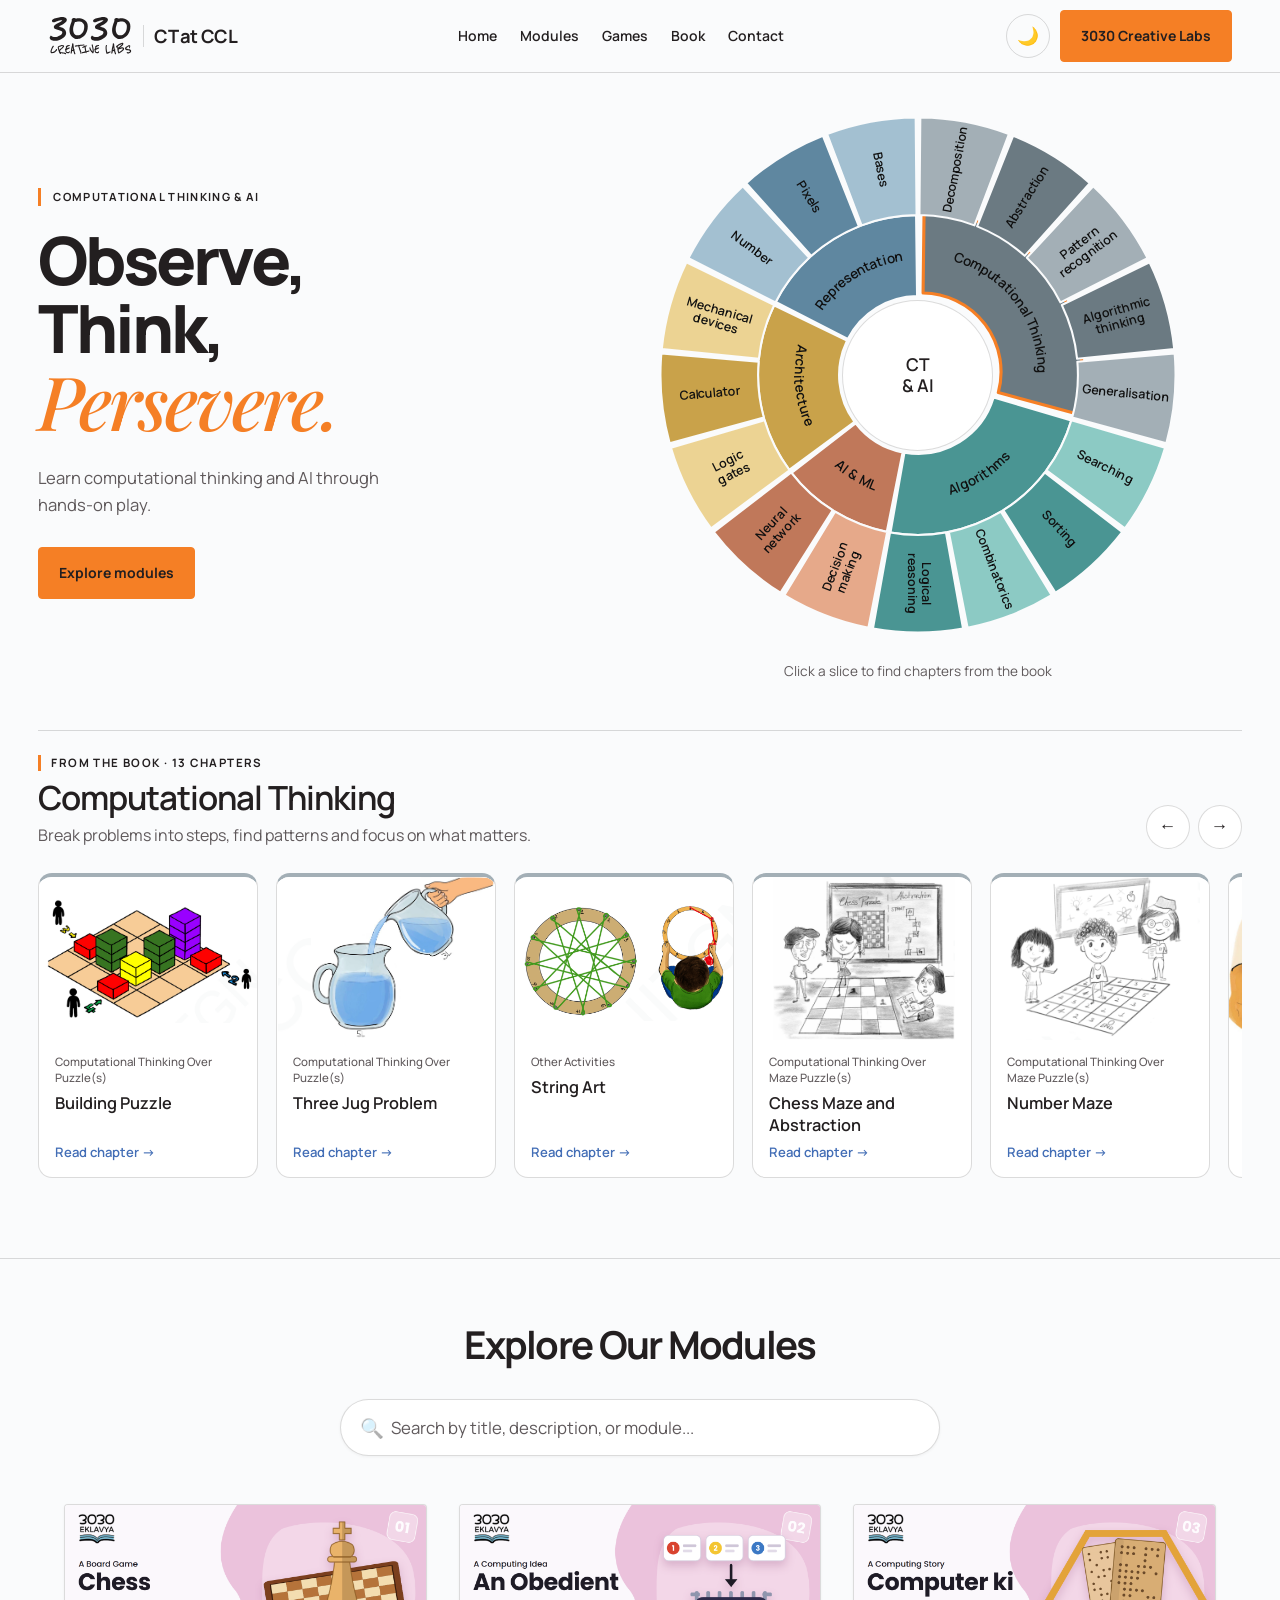
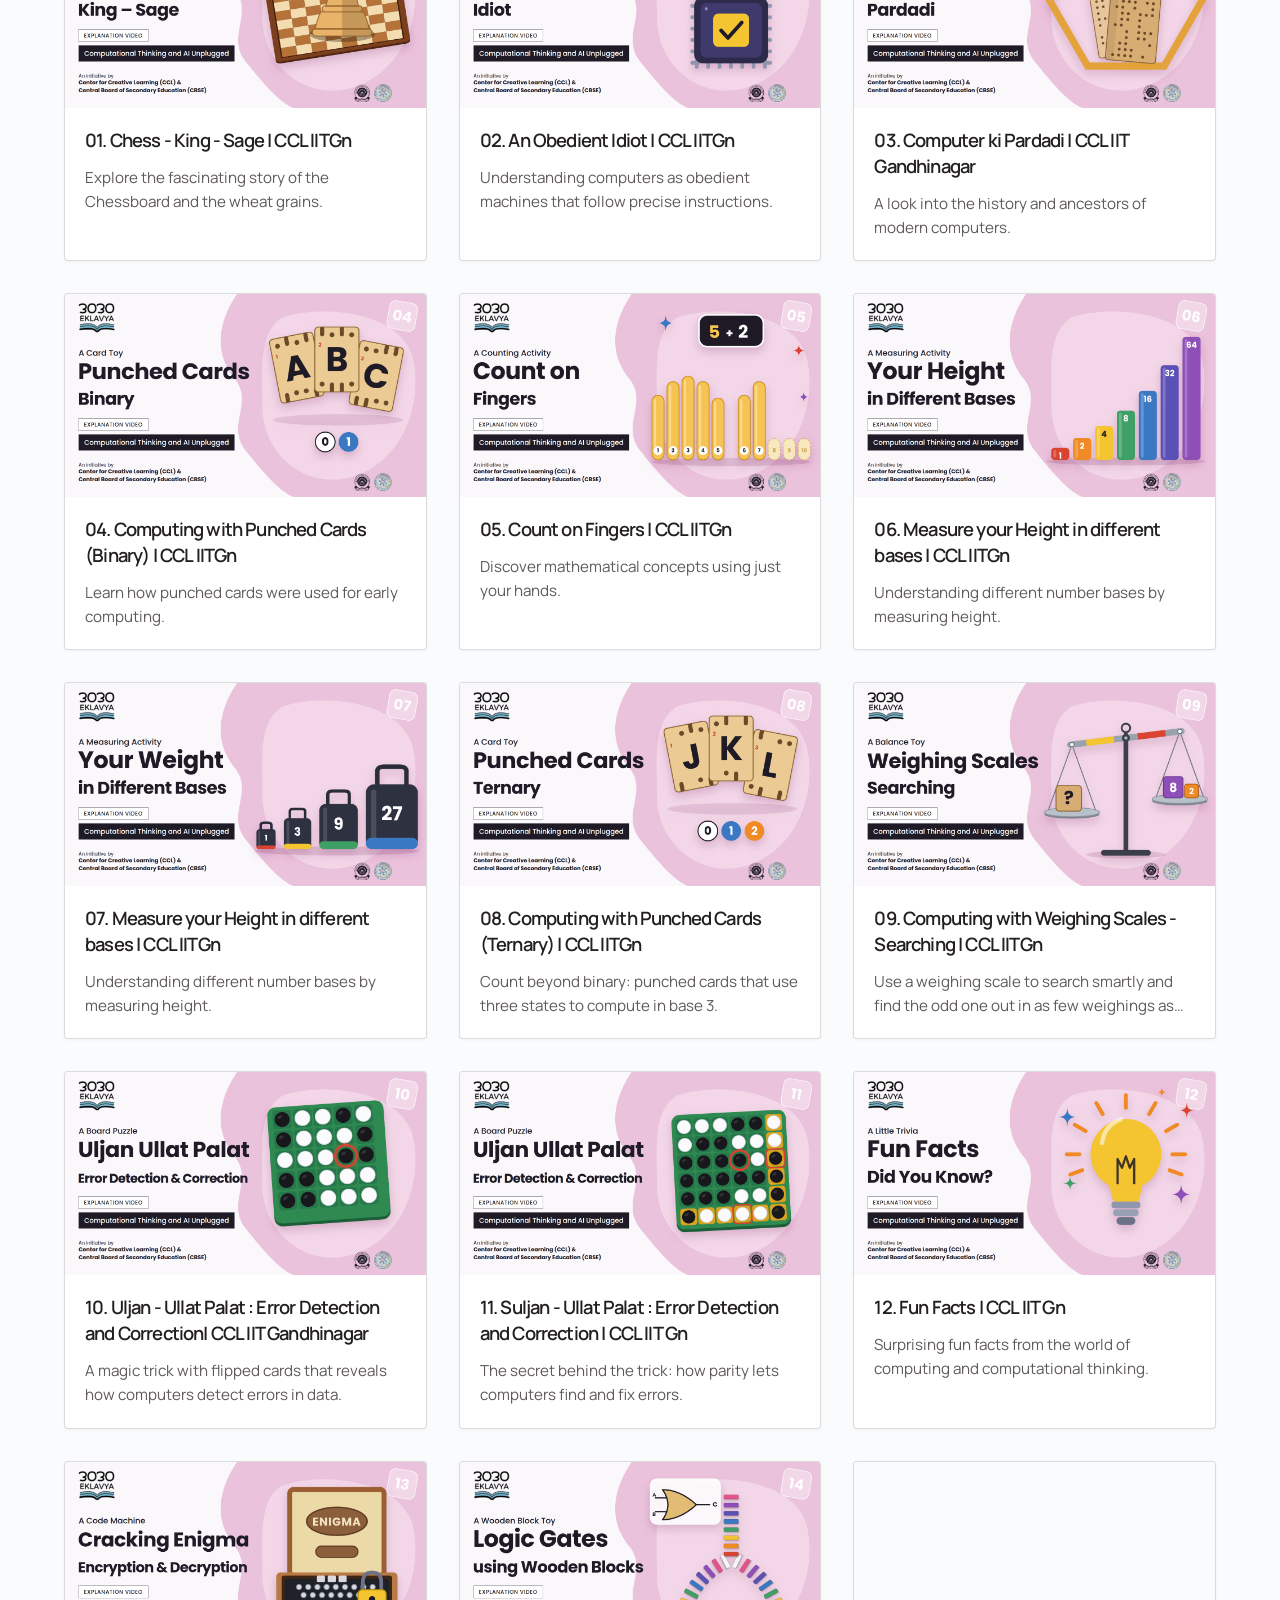
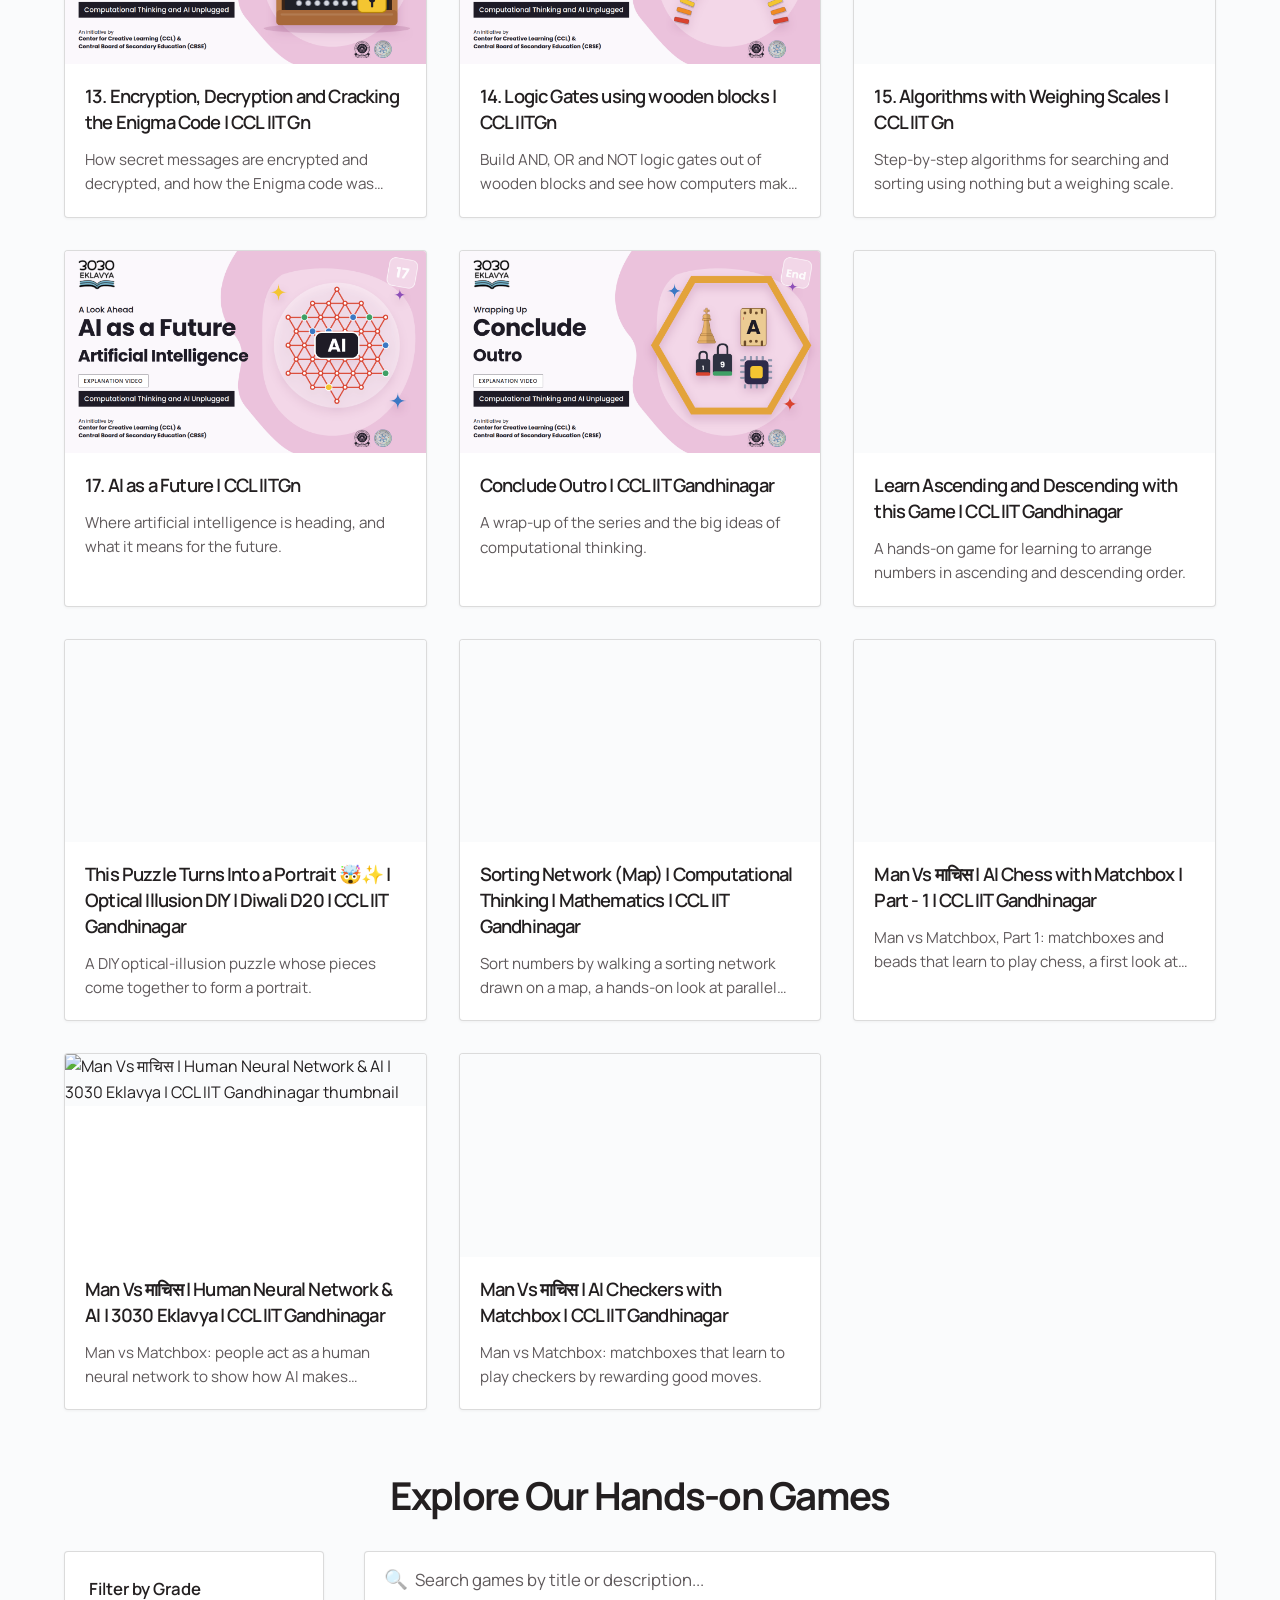
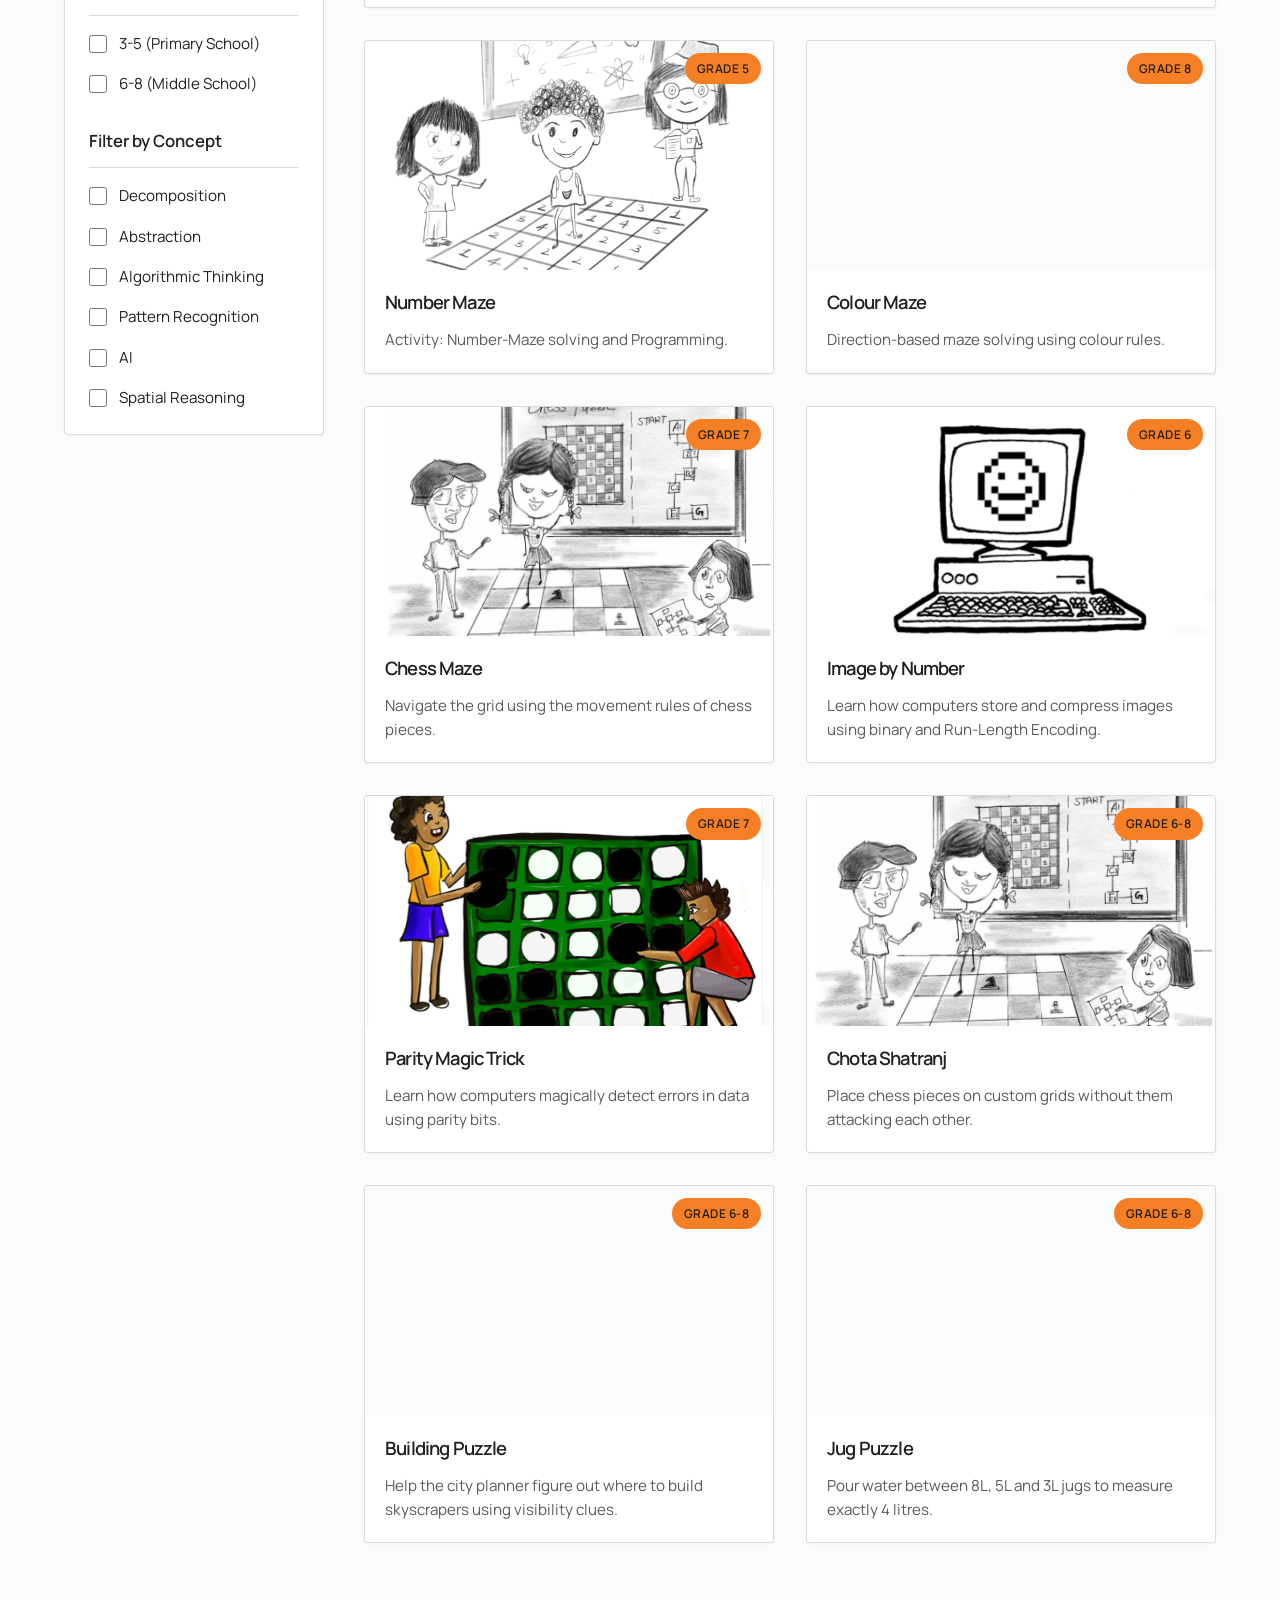
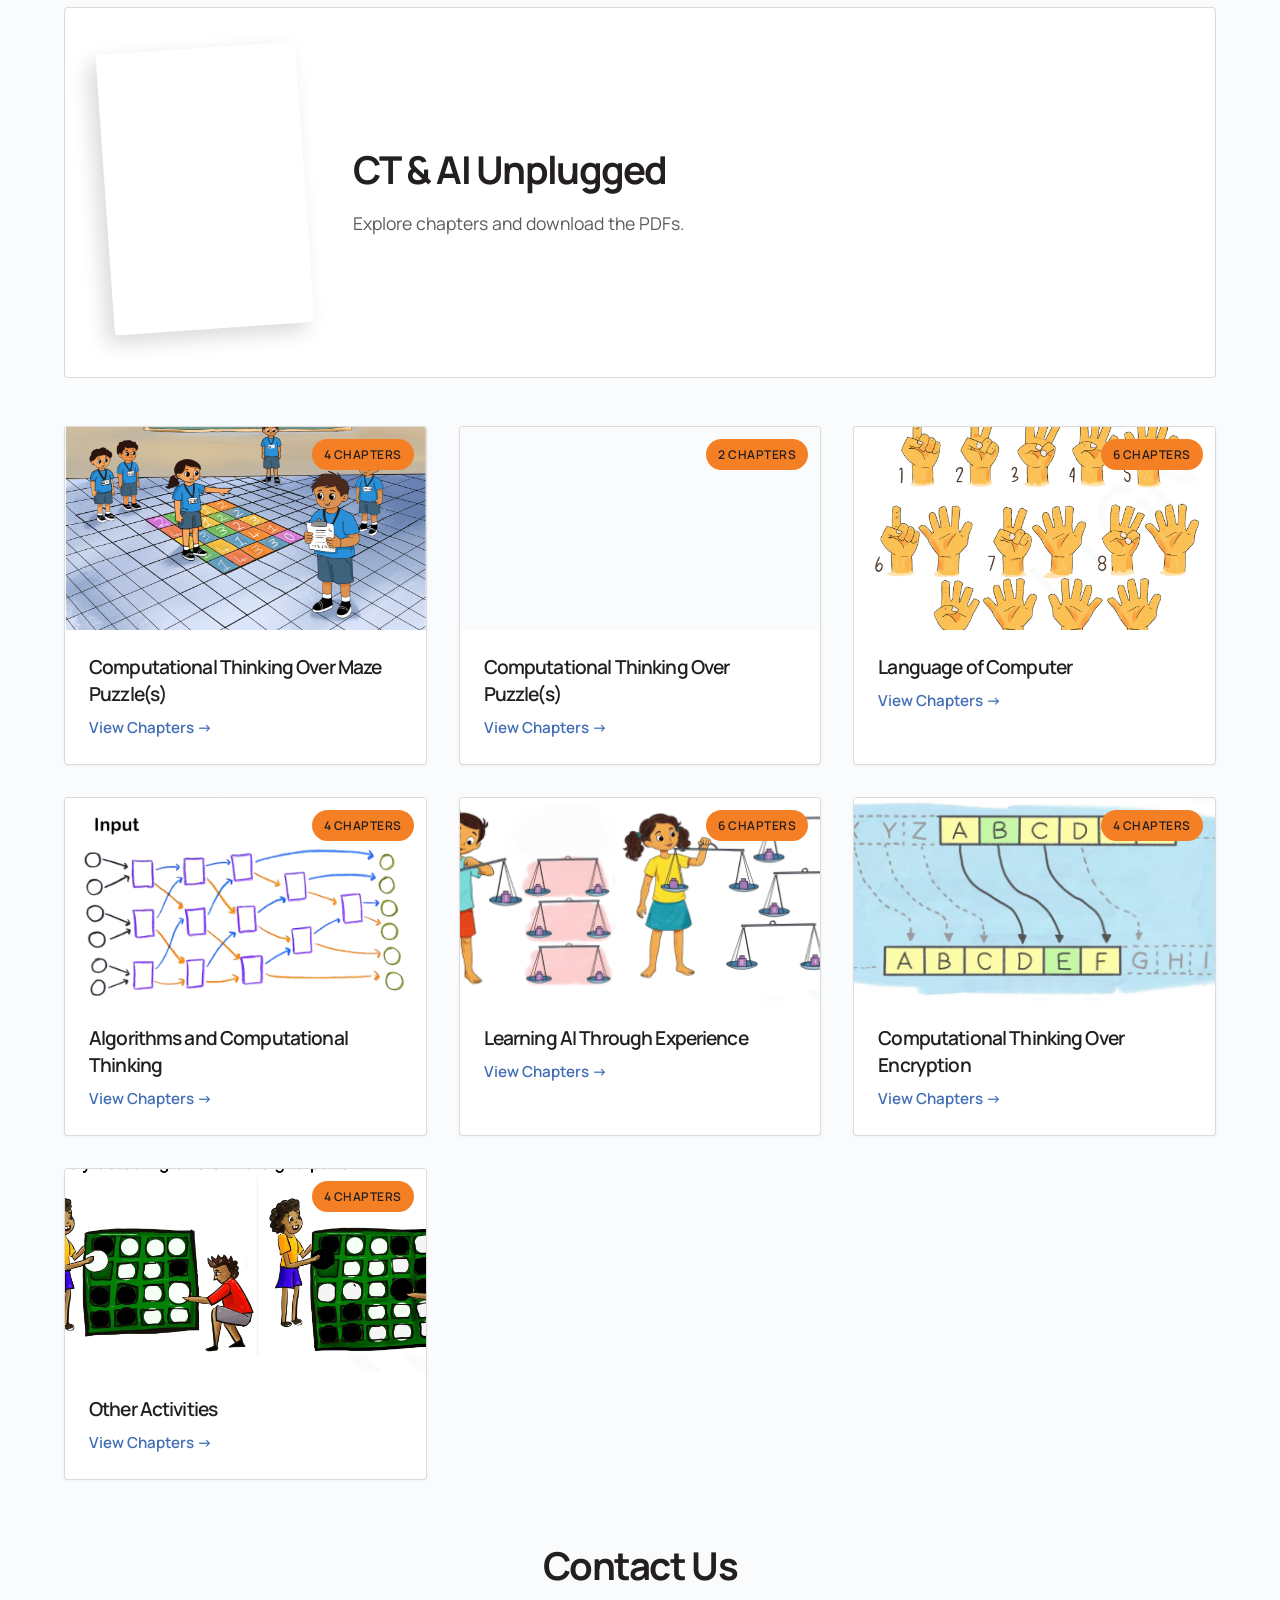
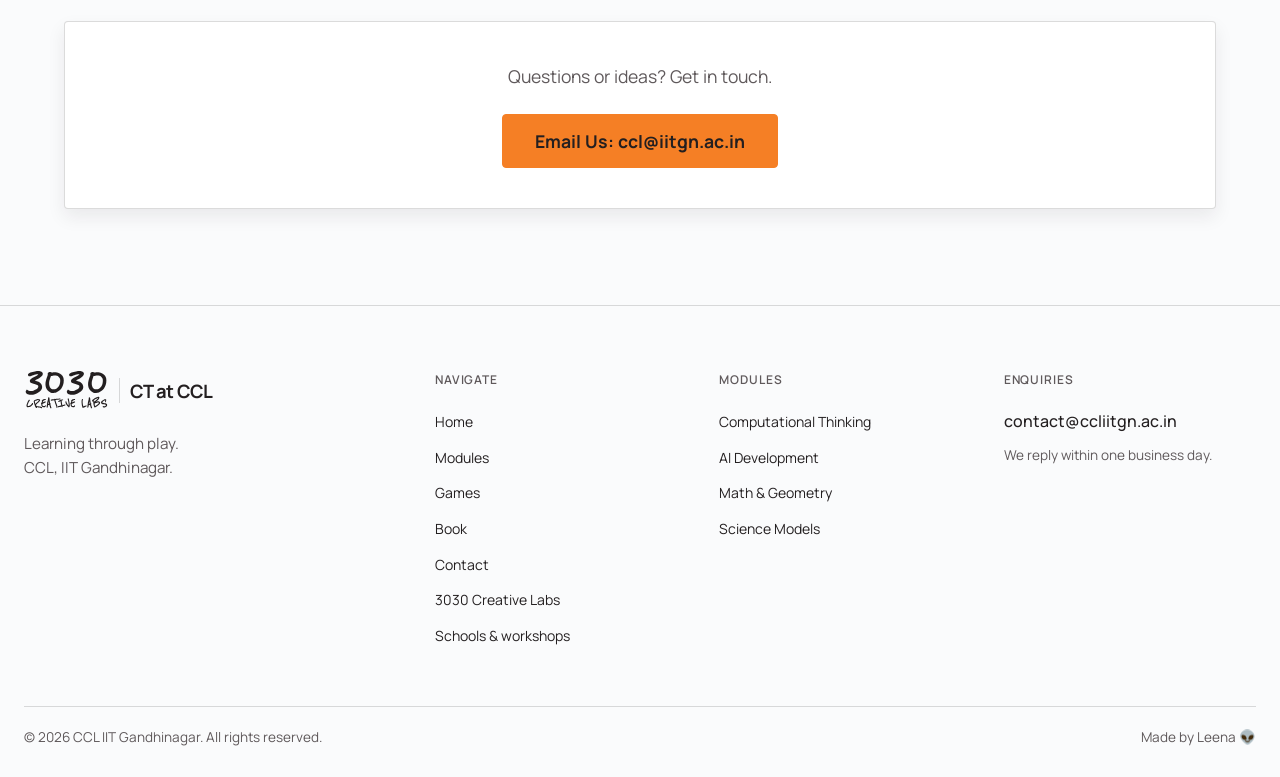
<file: index.html>
<!DOCTYPE html>
<html lang="en">
<head>
    <meta charset="UTF-8">
    <meta name="viewport" content="width=device-width, initial-scale=1.0">
    <title>CT at CCL | Educational Resources</title>
    <link rel="preconnect" href="https://fonts.googleapis.com">
    <link rel="preconnect" href="https://fonts.gstatic.com" crossorigin>
    <link href="https://fonts.googleapis.com/css2?family=Manrope:wght@400;500;600;700;800&family=Playfair+Display:ital,wght@1,500;600&display=swap" rel="stylesheet">
    <link rel="stylesheet" href="style.css">
    <link rel="stylesheet" href="learn.css">
    <link rel="stylesheet" href="hero-chart.css">
</head>
<body>

    <!-- Premium Navbar -->
    <nav class="premium-nav">
        <div class="nav-container">
            <div class="logo">
                <a href="https://3030labs.in/" data-main-site-link>
                    <span class="brand-mark" role="img" aria-label="3030 Creative Labs"></span>
                    <span class="brand-divider" aria-hidden="true"></span>
                    <span>CT at CCL</span>
                </a>
            </div>
            
            <ul class="nav-links" id="primary-navigation">
                <li><a href="#home">Home</a></li>
                <li><a href="#modules">Modules</a></li>
                <li><a href="#games">Games</a></li>
                <li><a href="#book">Book</a></li>
                <li><a href="#contact">Contact</a></li>
            </ul>
            
            <div class="nav-actions">
                <button id="theme-toggle" class="theme-toggle" aria-label="Toggle Theme">🌙</button>
                <a href="https://3030labs.in/" class="btn-primary" data-main-site-link>3030 Creative Labs</a>
                <button class="nav-toggle" type="button" aria-controls="primary-navigation" aria-expanded="false" aria-label="Open navigation">
                    <span aria-hidden="true">☰</span>
                </button>
            </div>
        </div>
    </nav>

    <!-- Hero Section -->
    <header class="hero" id="home">
        <div class="hero-container">
            <div class="hero-content">
                <p class="hero-kicker">COMPUTATIONAL THINKING &amp; AI</p>
                <h1 class="hero-title">
                    Observe,<br>
                    Think,<br>
                    <span class="italic-serif">Persevere.</span>
                </h1>
                <p class="hero-description">
                    Learn computational thinking and AI through hands-on play.
                </p>
                <div class="hero-buttons">
                    <a href="#modules" class="btn-primary">Explore modules</a>
                </div>
                <a class="main-site-card" data-main-site-link>
                    <span class="brand-mark" aria-hidden="true"></span>
                    <span class="main-site-card-text">
                        <strong>3030 Creative Labs</strong>
                        <small>Visit our main site</small>
                    </span>
                    <span class="main-site-card-arrow" aria-hidden="true">&rarr;</span>
                </a>
            </div>

            <div class="hero-chart-wrap">
                <div class="ct-wheel">
                    <svg id="ct-wheel-svg" viewBox="0 0 520 520"
                         role="group" aria-labelledby="ct-wheel-title"
                         aria-describedby="ct-wheel-description"></svg>
                    <div class="ct-wheel-center" aria-hidden="true">
                        <strong id="wheel-center-title">CT<br>&amp; AI</strong>
                    </div>
                </div>

                <select id="wheel-topic-picker" class="ct-wheel-picker"
                        aria-label="Explore a domain or topic"></select>

                <p class="ct-wheel-hint">Click a slice to find chapters from the book</p>
            </div>
        </div>

        <section class="ct-shelf" id="wheel-shelf" aria-labelledby="detail-title">
            <div class="ct-shelf-head">
                <div aria-live="polite" aria-atomic="true">
                    <p class="ct-shelf-kicker">From the book &middot; <span id="detail-count"></span></p>
                    <h2 id="detail-title">Computational Thinking</h2>
                    <p id="detail-description">Break problems into steps, find patterns and focus on what matters.</p>
                </div>
                <div class="ct-shelf-nav">
                    <button type="button" id="shelf-prev" aria-label="Previous chapters">&larr;</button>
                    <button type="button" id="shelf-next" aria-label="More chapters">&rarr;</button>
                </div>
            </div>
            <ul id="detail-chapters" class="ct-chapter-list"></ul>
        </section>
    </header>

    <!-- Modules Section -->
    <section class="container" id="modules">
        <h2 class="section-title">Explore Our Modules</h2>
        
        <div class="search-container">
            <input type="text" id="search-bar" placeholder="Search by title, description, or module...">
        </div>

        <div class="video-grid" id="video-grid">
            <!-- Videos injected by app.js -->
        </div>
    </section>

    <!-- Games Section -->
    <section class="container" id="games">
        <h2 class="section-title">Explore Our Hands-on Games</h2>
        
        <div class="games-layout">
            <!-- Left Sidebar for Filters -->
            <aside class="games-sidebar">
                <h3 class="filter-title">Filter by Grade</h3>
                <div class="filter-group" style="margin-bottom: 2rem;">
                    <label class="filter-label">
                        <input type="checkbox" value="primary" class="grade-filter">
                        <span>3-5 (Primary School)</span>
                    </label>
                    <label class="filter-label">
                        <input type="checkbox" value="middle" class="grade-filter">
                        <span>6-8 (Middle School)</span>
                    </label>
                </div>

                <h3 class="filter-title">Filter by Concept</h3>
                <div class="filter-group">
                    <label class="filter-label">
                        <input type="checkbox" value="decomposition" class="concept-filter">
                        <span>Decomposition</span>
                    </label>
                    <label class="filter-label">
                        <input type="checkbox" value="abstraction" class="concept-filter">
                        <span>Abstraction</span>
                    </label>
                    <label class="filter-label">
                        <input type="checkbox" value="algorithmic-thinking" class="concept-filter">
                        <span>Algorithmic Thinking</span>
                    </label>
                    <label class="filter-label">
                        <input type="checkbox" value="pattern-recognition" class="concept-filter">
                        <span>Pattern Recognition</span>
                    </label>
                    <label class="filter-label">
                        <input type="checkbox" value="ai" class="concept-filter">
                        <span>AI</span>
                    </label>
                    <label class="filter-label">
                        <input type="checkbox" value="spatial-reasoning" class="concept-filter">
                        <span>Spatial Reasoning</span>
                    </label>
                </div>
            </aside>

            <!-- Right Main Content -->
            <div class="games-main">
                <div class="search-container" style="margin: 0 0 2rem 0; max-width: 100%;">
                    <input type="text" id="search-games-bar" placeholder="Search games by title or description...">
                </div>

                <div class="video-grid" id="games-grid">
                    <!-- Game cards injected by app.js -->
                </div>
            </div>
        </div>
    </section>

<!-- CT & AI Book Section -->
    <section class="container" id="book">
        
        <!-- NEW Interactive Book Header Banner -->
        <div class="book-header-banner">
            <div class="book-cover-wrapper">
                <img src="book/book_cover.jpg" alt="CT and AI Unplugged Book Cover" class="book-cover-img" loading="lazy" decoding="async">
            </div>
            <div class="book-header-text">
                <h2 class="section-title" style="text-align: left; margin-bottom: 1rem; margin-top: 0;">CT & AI Unplugged</h2>
                <p style="font-size: 1.1rem; color: var(--text-muted); max-width: 600px; line-height: 1.6; margin: 0;">
                    Explore chapters and download the PDFs.
                </p>
            </div>
        </div>

        <!-- Dynamic Container for Sections and Chapters -->
        <div id="book-dynamic-container">
            <!-- Injected by app.js -->
        </div>
    </section>

    <!-- Contact Section -->
    <section class="container" id="contact" style="margin-bottom: 6rem;">
        <h2 class="section-title">Contact Us</h2>
        <div class="page-content" style="text-align: center;">
            <p style="font-size: 1.1rem; color: var(--text-muted); margin-bottom: 1.5rem;">
                Questions or ideas? Get in touch.
            </p>
            <a href="mailto:ccl@iitgn.ac.in" class="btn-primary" style="display: inline-block; font-size: 1.1rem; padding: 12px 32px;">Email Us: ccl@iitgn.ac.in</a>
        </div>
    </section>

    <!-- Premium Footer -->
    <footer class="premium-footer">
        <div class="footer-container">
            <div class="footer-grid">
                <div class="footer-col brand-col">
                    <div class="footer-logo">
                        <span class="brand-mark" role="img" aria-label="3030 Creative Labs"></span>
                        <span class="brand-divider" aria-hidden="true"></span>
                        <span>CT at CCL</span>
                    </div>
                    <p>Learning through play.<br>CCL, IIT Gandhinagar.</p>
                </div>
                
                <div class="footer-col">
                    <h5 class="footer-heading">NAVIGATE</h5>
                    <ul class="footer-links">
                        <li><a href="#home">Home</a></li>
                        <li><a href="#modules">Modules</a></li>
                        <li><a href="#games">Games</a></li>
                        <li><a href="#book">Book</a></li>
                        <li><a href="#contact">Contact</a></li>
                        <li><a data-main-site-link>3030 Creative Labs</a></li>
                        <li><a data-main-site-schools-link>Schools &amp; workshops</a></li>
                    </ul>
                </div>
                
                <div class="footer-col">
                    <h5 class="footer-heading">MODULES</h5>
                    <ul class="footer-links">
                        <li><a href="#modules">Computational Thinking</a></li>
                        <li><a href="#modules">AI Development</a></li>
                        <li><a href="#modules">Math & Geometry</a></li>
                        <li><a href="#modules">Science Models</a></li>
                    </ul>
                </div>
                
                <div class="footer-col">
                    <h5 class="footer-heading">ENQUIRIES</h5>
                    <a href="mailto:ccl@iitgn.ac.in" class="footer-email">contact@ccliitgn.ac.in</a>
                    <p class="footer-subtext">We reply within one business day.</p>
                </div>
            </div>
            
            <div class="footer-bottom">
                <p>&copy; 2026 CCL IIT Gandhinagar. All rights reserved.</p>
                <p>Made by Leena 👽</p>
            </div>
        </div>
    </footer>

    <script src="data.js"></script>
    <script src="gameData.js"></script>
    <!-- Book chapters, one file per section; index.js builds bookData -->
    <script src="data/book/01-maze-puzzles.js"></script>
    <script src="data/book/02-puzzles.js"></script>
    <script src="data/book/03-language-of-computer.js"></script>
    <script src="data/book/04-algorithms.js"></script>
    <script src="data/book/05-learning-ai.js"></script>
    <script src="data/book/06-encryption.js"></script>
    <script src="data/book/07-other-activities.js"></script>
    <script src="data/book/index.js"></script>
    <script src="app.js"></script>
    <script src="learnData.js"></script>
    <script src="learn.js"></script>
</body>
</html>
</file>
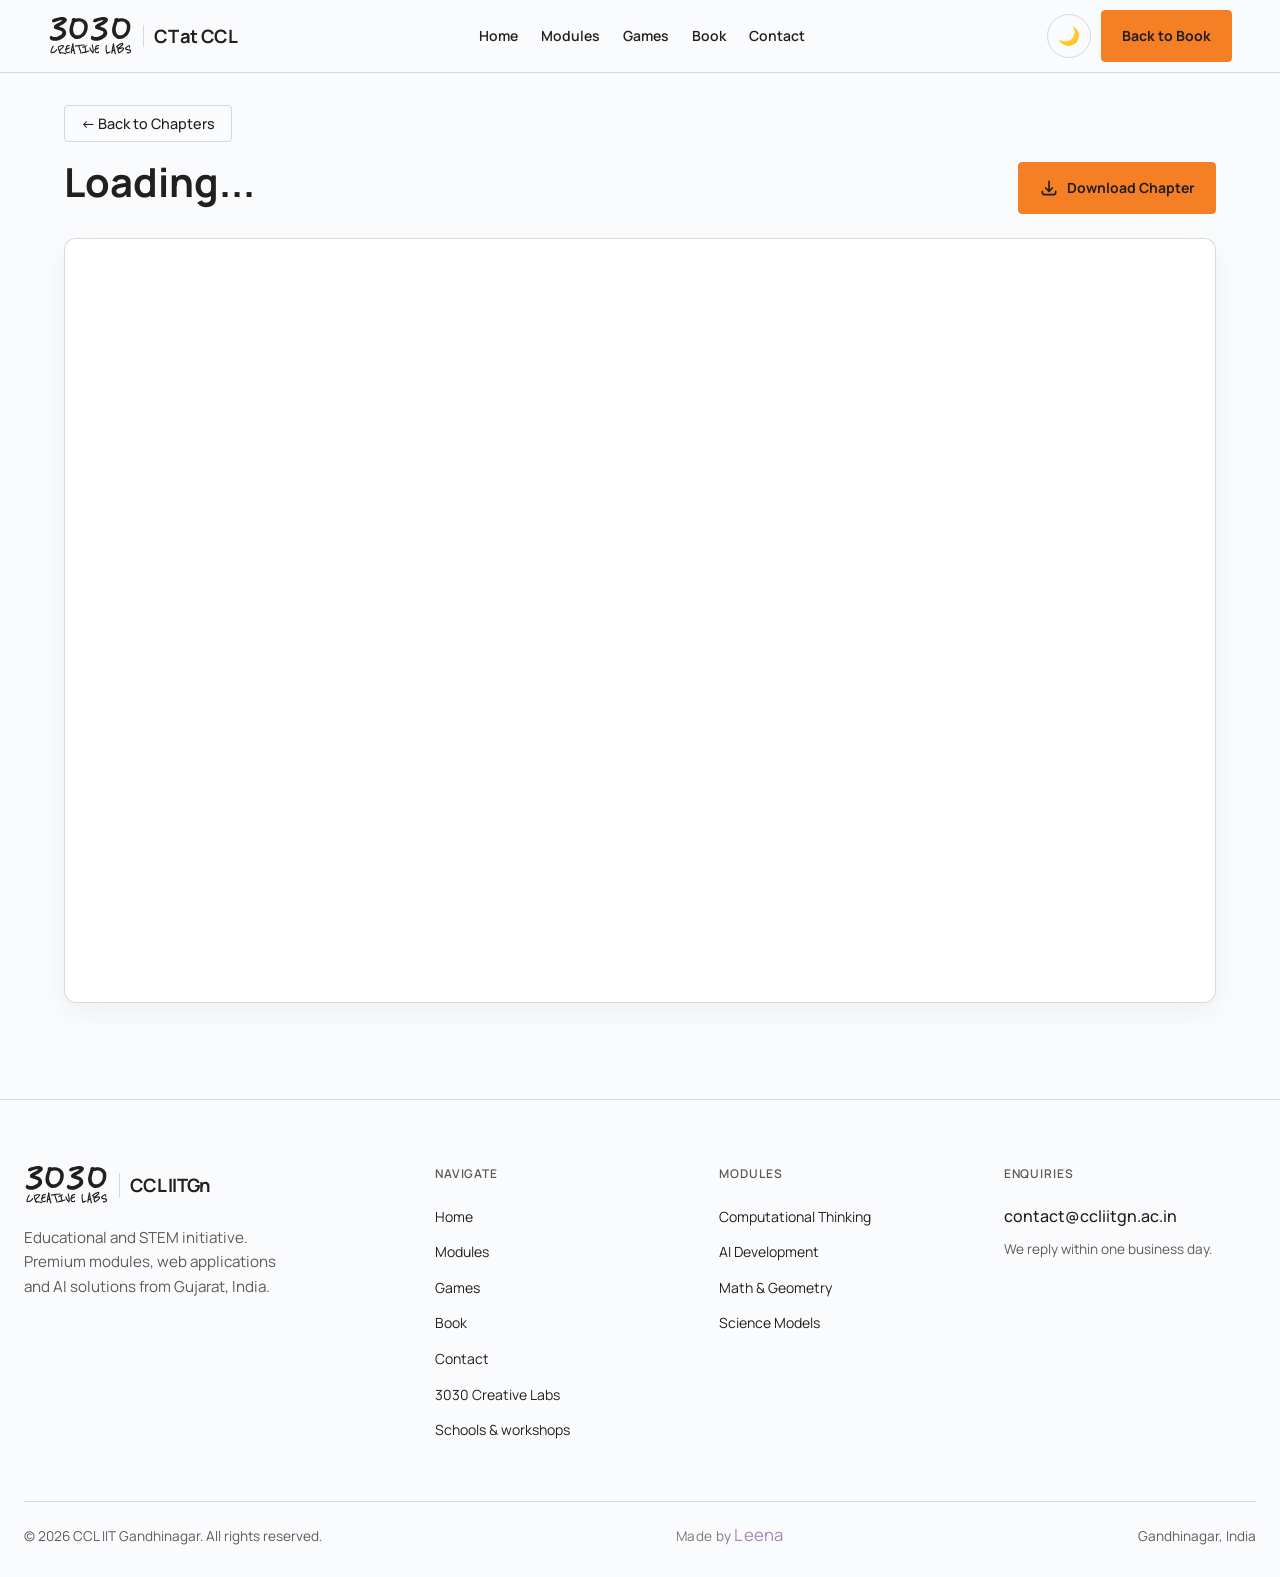
<file: chapter.html>
<!DOCTYPE html>
<html lang="en">
<head>
    <meta charset="UTF-8">
    <meta name="viewport" content="width=device-width, initial-scale=1.0">
    <title>Chapter Viewer - CT at CCL</title>
    <link rel="preconnect" href="https://fonts.googleapis.com">
    <link rel="preconnect" href="https://fonts.gstatic.com" crossorigin>
    <link href="https://fonts.googleapis.com/css2?family=Manrope:wght@400;500;600;700&display=swap" rel="stylesheet">
    <link rel="stylesheet" href="style.css">
</head>
<body>

    <!-- Premium Navbar -->
    <nav class="premium-nav">
        <div class="nav-container">
            <div class="logo">
                <a href="index.html#home">
                    <span class="brand-mark" role="img" aria-label="3030 Creative Labs"></span>
                    <span class="brand-divider" aria-hidden="true"></span>
                    <span>CT at CCL</span>
                </a>
            </div>
            
            <ul class="nav-links" id="primary-navigation">
                <li><a href="index.html#home">Home</a></li>
                <li><a href="index.html#modules">Modules</a></li>
                <li><a href="index.html#games">Games</a></li>
                <li><a href="index.html#book">Book</a></li>
                <li><a href="index.html#contact">Contact</a></li>
            </ul>
            
            <div class="nav-actions">
                <button id="theme-toggle" class="theme-toggle" aria-label="Toggle Theme">🌙</button>
                <a href="index.html#book" class="btn-primary">Back to Book</a>
                <button class="nav-toggle" type="button" aria-controls="primary-navigation" aria-expanded="false" aria-label="Open navigation">
                    <span aria-hidden="true">☰</span>
                </button>
            </div>
        </div>
    </nav>

    <!-- Chapter Viewer Section -->
    <section class="container" style="margin-top: 2rem; margin-bottom: 6rem;">
        
        <!-- Header with Title and Download Button -->
        <div class="chapter-heading" style="display: flex; justify-content: space-between; align-items: flex-end; margin-bottom: 1.5rem; flex-wrap: wrap; gap: 1rem;">
            <div>
                <a href="index.html#book" class="btn-outline" style="padding: 6px 16px; margin-bottom: 0.5rem; display: inline-block; font-size: 0.9rem;">
                    &larr; Back to Chapters
                </a>
                <h1 id="chapter-title" style="margin: 0; color: var(--text-main); font-size: 2.5rem;">Loading...</h1>
            </div>
            
            <div>
                <a id="chapter-download-btn" href="#" download class="btn-primary" style="display: inline-flex; align-items: center; gap: 8px;">
                    <svg width="20" height="20" fill="none" stroke="currentColor" viewBox="0 0 24 24"><path stroke-linecap="round" stroke-linejoin="round" stroke-width="2" d="M4 16v1a3 3 0 003 3h10a3 3 0 003-3v-1m-4-4l-4 4m0 0l-4-4m4 4V4"></path></svg>
                    Download Chapter
                </a>
            </div>
        </div>
        
        <!-- PDF Embed Container -->
        <div id="chapter-viewer-container" class="chapter-viewer" style="width: 100%; background: var(--surface); border-radius: 12px; overflow: hidden; border: 1px solid var(--border-color); box-shadow: 0 10px 30px rgba(0,0,0,0.05);">
            <!-- The PDF iframe is injected here by app.js -->
        </div>
        
    </section>

    <!-- Scripts -->
    <!-- Book chapters, one file per section; index.js builds bookData -->
    <script src="data/book/01-maze-puzzles.js"></script>
    <script src="data/book/02-puzzles.js"></script>
    <script src="data/book/03-language-of-computer.js"></script>
    <script src="data/book/04-algorithms.js"></script>
    <script src="data/book/05-learning-ai.js"></script>
    <script src="data/book/06-encryption.js"></script>
    <script src="data/book/07-other-activities.js"></script>
    <script src="data/book/index.js"></script>
    <!-- Premium Footer -->
    <footer class="premium-footer">
        <div class="footer-container">
            <div class="footer-grid">
                <!-- Column 1 -->
                <div class="footer-col brand-col">
                    <div class="footer-logo">
                        <span class="brand-mark" role="img" aria-label="3030 Creative Labs"></span>
                        <span class="brand-divider" aria-hidden="true"></span>
                        <span>CCL IITGn</span>
                    </div>
                    <p>Educational and STEM initiative.<br>Premium modules, web applications<br>and AI solutions from Gujarat, India.</p>
                </div>
                
                <!-- Column 2 -->
                <div class="footer-col">
                    <h5 class="footer-heading">NAVIGATE</h5>
                    <ul class="footer-links">
                        <li><a href="index.html#home">Home</a></li>
                        <li><a href="index.html#modules">Modules</a></li>
                        <li><a href="index.html#games">Games</a></li>
                        <li><a href="index.html#book">Book</a></li>
                        <li><a href="index.html#contact">Contact</a></li>
                        <li><a data-main-site-link>3030 Creative Labs</a></li>
                        <li><a data-main-site-schools-link>Schools &amp; workshops</a></li>
                    </ul>
                </div>
                
                <!-- Column 3 -->
                <div class="footer-col">
                    <h5 class="footer-heading">MODULES</h5>
                    <ul class="footer-links">
                        <li><a href="index.html#modules">Computational Thinking</a></li>
                        <li><a href="index.html#modules">AI Development</a></li>
                        <li><a href="index.html#modules">Math & Geometry</a></li>
                        <li><a href="index.html#modules">Science Models</a></li>
                    </ul>
                </div>
                
                <!-- Column 4 -->
                <div class="footer-col">
                    <h5 class="footer-heading">ENQUIRIES</h5>
                    <a href="mailto:contact@ccliitgn.ac.in" class="footer-email">contact@ccliitgn.ac.in</a>
                    <p class="footer-subtext">We reply within one business day.</p>
                </div>
            </div>
            
            <div class="footer-bottom">
                <p>&copy; 2026 CCL IIT Gandhinagar. All rights reserved.</p>
                <p class="footer-credit">Made by <span>Leena</span></p>
                <p>Gandhinagar, India</p>
            </div>
        </div>
    </footer>

    <script src="app.js"></script>
</body>
</html>
</file>
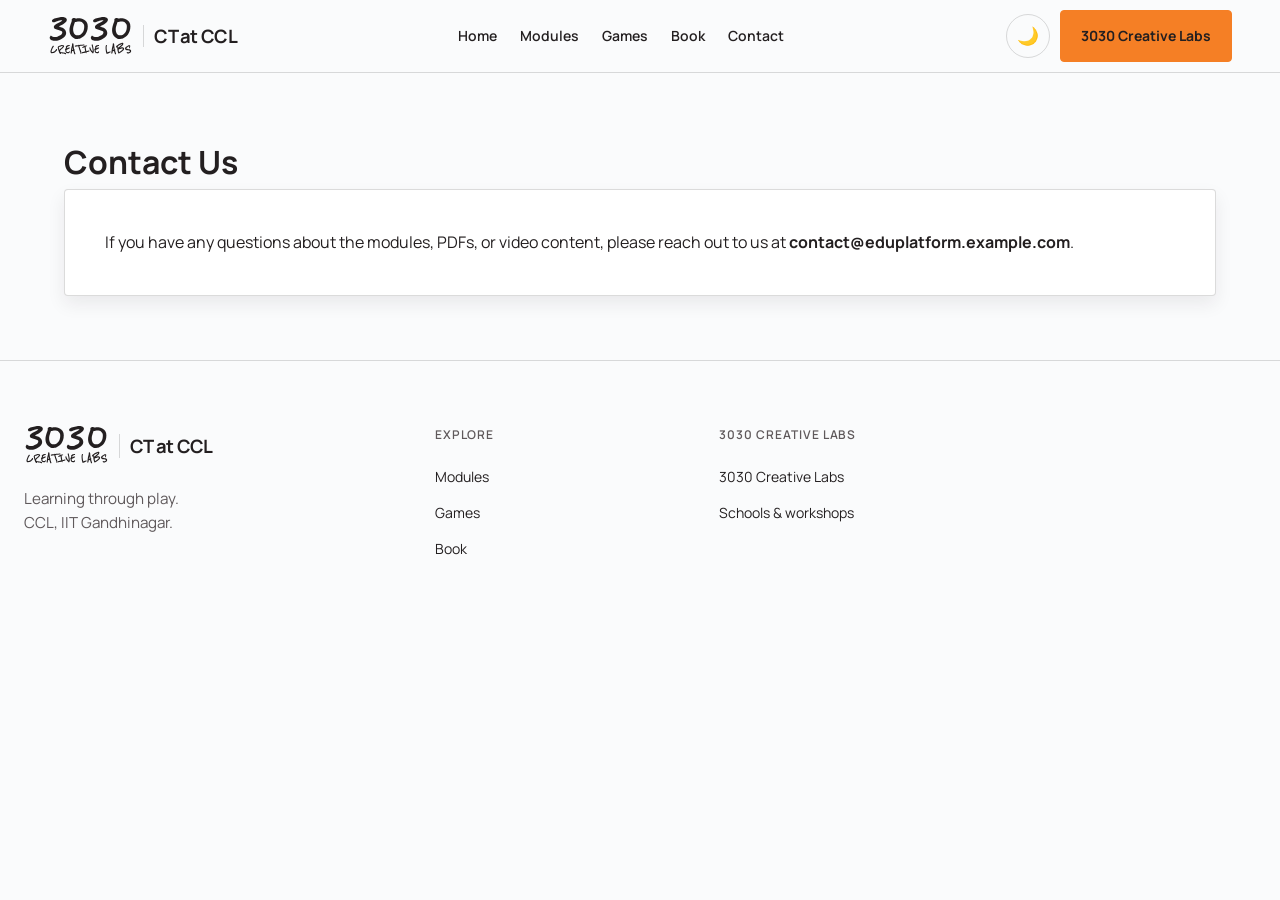
<file: contact.html>
<!DOCTYPE html>
<html lang="en">
<head>
    <meta charset="UTF-8">
    <meta name="viewport" content="width=device-width, initial-scale=1.0">
    <title>Contact | CCL IITGn</title>
    <link rel="preconnect" href="https://fonts.googleapis.com">
    <link rel="preconnect" href="https://fonts.gstatic.com" crossorigin>
    <link href="https://fonts.googleapis.com/css2?family=Manrope:wght@400;500;600;700&display=swap" rel="stylesheet">
    <link rel="stylesheet" href="style.css">
</head>
<body>
    <nav class="premium-nav">
        <div class="nav-container">
            <div class="logo">
                <a href="index.html#home">
                    <span class="brand-mark" role="img" aria-label="3030 Creative Labs"></span>
                    <span class="brand-divider" aria-hidden="true"></span>
                    <span>CT at CCL</span>
                </a>
            </div>
            <ul class="nav-links" id="primary-navigation">
                <li><a href="index.html#home">Home</a></li>
                <li><a href="index.html#modules">Modules</a></li>
                <li><a href="index.html#games">Games</a></li>
                <li><a href="index.html#book">Book</a></li>
                <li><a href="index.html#contact">Contact</a></li>
            </ul>
            <div class="nav-actions">
                <button id="theme-toggle" class="theme-toggle" aria-label="Toggle Theme">🌙</button>
                <a href="https://3030labs.in/" class="btn-primary" data-main-site-link>3030 Creative Labs</a>
                <button class="nav-toggle" type="button" aria-controls="primary-navigation" aria-expanded="false" aria-label="Open navigation">
                    <span aria-hidden="true">☰</span>
                </button>
            </div>
        </div>
    </nav>

    <div class="container">
        <h1>Contact Us</h1>
        <div class="page-content">
            <p>If you have any questions about the modules, PDFs, or video content, please reach out to us at <strong>contact@eduplatform.example.com</strong>.</p>
        </div>
    </div>

    <footer class="premium-footer">
        <div class="footer-container">
            <div class="footer-grid">
                <div class="footer-col brand-col">
                    <div class="footer-logo">
                        <span class="brand-mark" role="img" aria-label="3030 Creative Labs"></span>
                        <span class="brand-divider" aria-hidden="true"></span>
                        <span>CT at CCL</span>
                    </div>
                    <p>Learning through play.<br>CCL, IIT Gandhinagar.</p>
                </div>
                <div class="footer-col">
                    <h2 class="footer-heading">Explore</h2>
                    <ul class="footer-links">
                        <li><a href="index.html#modules">Modules</a></li>
                        <li><a href="index.html#games">Games</a></li>
                        <li><a href="index.html#book">Book</a></li>
                    </ul>
                </div>
                <div class="footer-col">
                    <h2 class="footer-heading">3030 Creative Labs</h2>
                    <ul class="footer-links">
                        <li><a data-main-site-link>3030 Creative Labs</a></li>
                        <li><a data-main-site-schools-link>Schools &amp; workshops</a></li>
                    </ul>
                </div>
            </div>
        </div>
    </footer>

    <script src="app.js"></script>
</body>
</html>
</file>
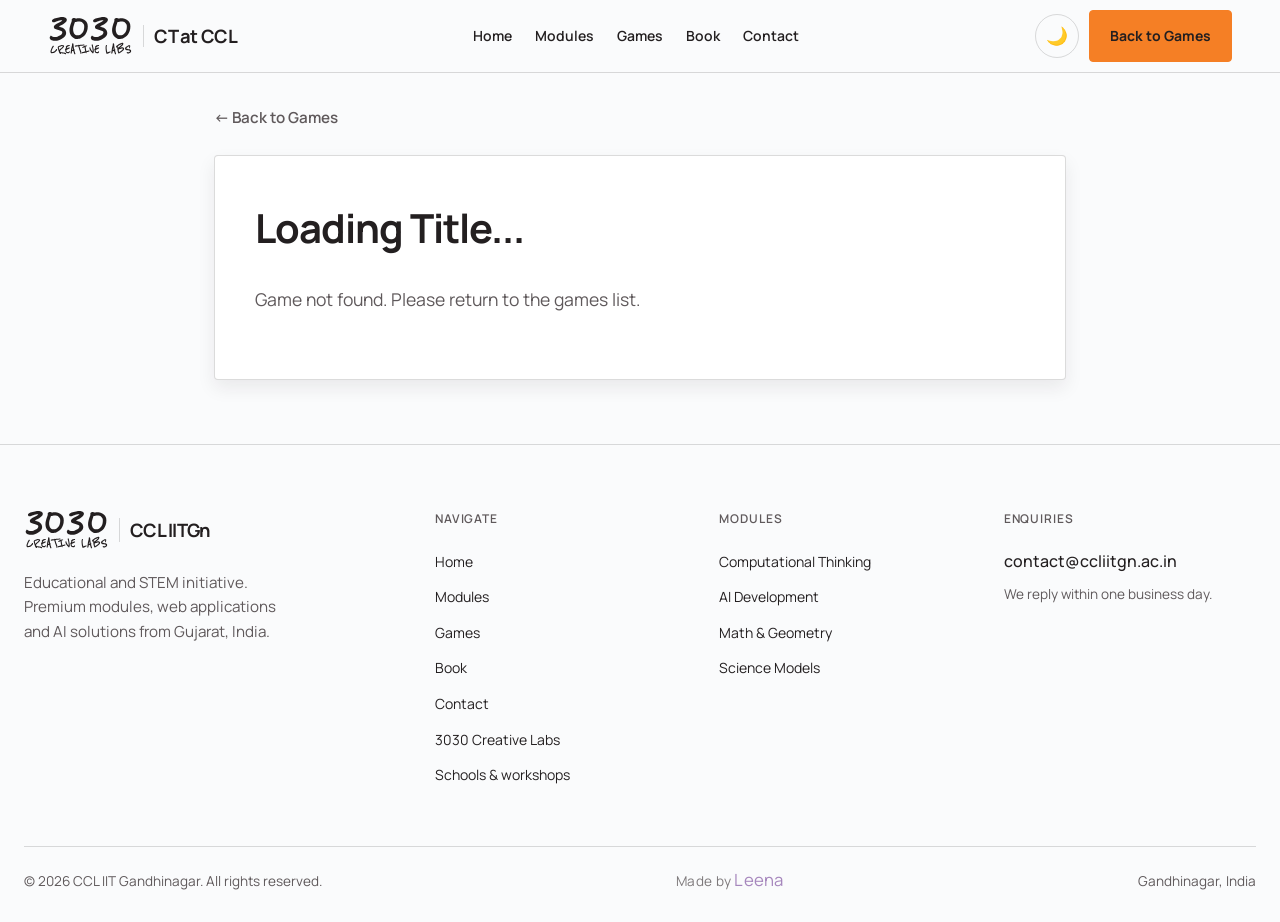
<file: game.html>
<!DOCTYPE html>
<html lang="en">
<head>
    <meta charset="UTF-8">
    <meta name="viewport" content="width=device-width, initial-scale=1.0">
    <title>Game Details | CCL IITGn</title>
    <link rel="preconnect" href="https://fonts.googleapis.com">
    <link rel="preconnect" href="https://fonts.gstatic.com" crossorigin>
    <link href="https://fonts.googleapis.com/css2?family=Manrope:wght@400;500;600;700&display=swap" rel="stylesheet">
    <link rel="stylesheet" href="style.css">
    <link rel="stylesheet" href="learn.css">
</head>
<body>

    <!-- Premium Navbar -->
    <nav class="premium-nav">
        <div class="nav-container">
            <div class="logo">
                <a href="index.html#home">
                    <span class="brand-mark" role="img" aria-label="3030 Creative Labs"></span>
                    <span class="brand-divider" aria-hidden="true"></span>
                    <span>CT at CCL</span>
                </a>
            </div>
            
            <ul class="nav-links" id="primary-navigation">
                <li><a href="index.html#home">Home</a></li>
                <li><a href="index.html#modules">Modules</a></li>
                <li><a href="index.html#games">Games</a></li>
                <li><a href="index.html#book">Book</a></li>
                <li><a href="index.html#contact">Contact</a></li>
            </ul>
            
            <div class="nav-actions">
                <button id="theme-toggle" class="theme-toggle" aria-label="Toggle Theme">🌙</button>
                <a href="index.html#games" class="btn-primary">Back to Games</a>
                <button class="nav-toggle" type="button" aria-controls="primary-navigation" aria-expanded="false" aria-label="Open navigation">
                    <span aria-hidden="true">☰</span>
                </button>
            </div>
        </div>
    </nav>

    <!-- Game Content -->
    <div class="container" style="margin-top: 2rem; max-width: 900px;">

        <a href="index.html#games" class="back-btn">&larr; Back to Games</a>

        <div class="page-content" style="margin-bottom: 4rem;">
            <h1 id="game-title" style="text-align: left; margin-bottom: 1.5rem; font-size: 2.5rem; letter-spacing: -1px;">Loading Title...</h1>
            
            <div id="game-content" class="game-details-body">
                <!-- HTML Content injected by app.js -->
            </div>
        </div>
    </div>

    <!-- Premium Footer -->
    <footer class="premium-footer">
        <div class="footer-container">
            <div class="footer-grid">
                <!-- Column 1 -->
                <div class="footer-col brand-col">
                    <div class="footer-logo">
                        <span class="brand-mark" role="img" aria-label="3030 Creative Labs"></span>
                        <span class="brand-divider" aria-hidden="true"></span>
                        <span>CCL IITGn</span>
                    </div>
                    <p>Educational and STEM initiative.<br>Premium modules, web applications<br>and AI solutions from Gujarat, India.</p>
                </div>
                
                <!-- Column 2 -->
                <div class="footer-col">
                    <h5 class="footer-heading">NAVIGATE</h5>
                    <ul class="footer-links">
                        <li><a href="index.html#home">Home</a></li>
                        <li><a href="index.html#modules">Modules</a></li>
                        <li><a href="index.html#games">Games</a></li>
                        <li><a href="index.html#book">Book</a></li>
                        <li><a href="index.html#contact">Contact</a></li>
                        <li><a data-main-site-link>3030 Creative Labs</a></li>
                        <li><a data-main-site-schools-link>Schools &amp; workshops</a></li>
                    </ul>
                </div>
                
                <!-- Column 3 -->
                <div class="footer-col">
                    <h5 class="footer-heading">MODULES</h5>
                    <ul class="footer-links">
                        <li><a href="index.html#modules">Computational Thinking</a></li>
                        <li><a href="index.html#modules">AI Development</a></li>
                        <li><a href="index.html#modules">Math & Geometry</a></li>
                        <li><a href="index.html#modules">Science Models</a></li>
                    </ul>
                </div>
                
                <!-- Column 4 -->
                <div class="footer-col">
                    <h5 class="footer-heading">ENQUIRIES</h5>
                    <a href="mailto:contact@ccliitgn.ac.in" class="footer-email">contact@ccliitgn.ac.in</a>
                    <p class="footer-subtext">We reply within one business day.</p>
                </div>
            </div>
            
            <div class="footer-bottom">
                <p>&copy; 2026 CCL IIT Gandhinagar. All rights reserved.</p>
                <p class="footer-credit">Made by <span>Leena</span></p>
                <p>Gandhinagar, India</p>
            </div>
        </div>
    </footer>


    <script src="data.js"></script>
    <script src="gameData.js"></script>
    <script src="app.js"></script>
    <script src="learnData.js"></script>
    <script src="learn.js"></script>
</body>
</html>
</file>
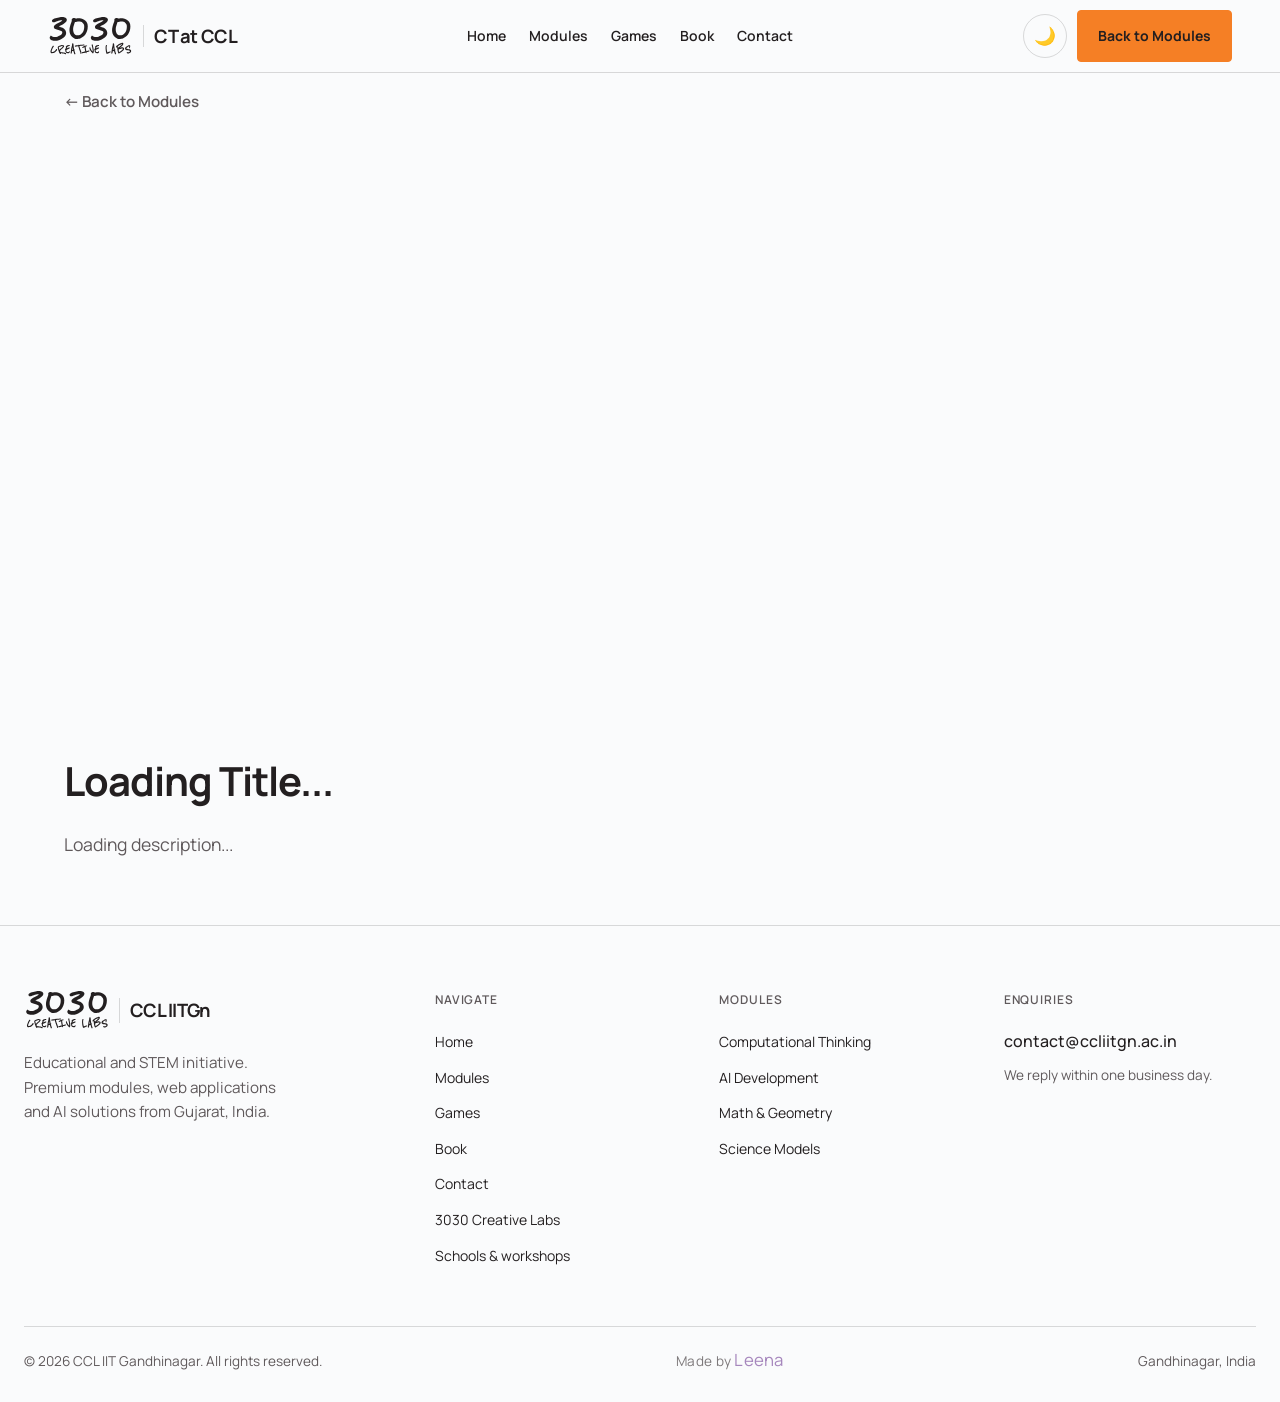
<file: video.html>
<!DOCTYPE html>
<html lang="en">
<head>
    <meta charset="UTF-8">
    <meta name="viewport" content="width=device-width, initial-scale=1.0">
    <title>Video Details | CCL IITGn</title>
    <link rel="preconnect" href="https://fonts.googleapis.com">
    <link rel="preconnect" href="https://fonts.gstatic.com" crossorigin>
    <link href="https://fonts.googleapis.com/css2?family=Manrope:wght@400;500;600;700&display=swap" rel="stylesheet">
    <link rel="stylesheet" href="style.css">
    <link rel="stylesheet" href="learn.css">
</head>
<body>

    <!-- Premium Navbar -->
    <nav class="premium-nav">
        <div class="nav-container">
            <div class="logo">
                <a href="index.html#home">
                    <span class="brand-mark" role="img" aria-label="3030 Creative Labs"></span>
                    <span class="brand-divider" aria-hidden="true"></span>
                    <span>CT at CCL</span>
                </a>
            </div>
            
            <ul class="nav-links" id="primary-navigation">
                <li><a href="index.html#home">Home</a></li>
                <li><a href="index.html#modules">Modules</a></li>
                <li><a href="index.html#games">Games</a></li>
                <li><a href="index.html#book">Book</a></li>
                <li><a href="index.html#contact">Contact</a></li>
            </ul>
            
            <div class="nav-actions">
                <button id="theme-toggle" class="theme-toggle" aria-label="Toggle Theme">🌙</button>
                <a href="index.html#modules" class="btn-primary">Back to Modules</a>
                <button class="nav-toggle" type="button" aria-controls="primary-navigation" aria-expanded="false" aria-label="Open navigation">
                    <span aria-hidden="true">☰</span>
                </button>
            </div>
        </div>
    </nav>

    <!-- Video Content -->
    <div class="container" style="margin-top: 1rem;">

        <a href="index.html#modules" class="back-btn">&larr; Back to Modules</a>
        
        <!-- YouTube Embed -->
        <div class="video-player-container" id="player-container">
            <!-- Iframe injected by app.js -->
        </div>

        <div class="video-details-header" style="margin-bottom: 3rem;">
            <h1 id="video-title" style="text-align: left; margin-bottom: 0.5rem; font-size: 2.5rem; letter-spacing: -1px;">Loading Title...</h1>
            <p id="video-module" style="color: var(--text-main); font-weight: 600; text-transform: uppercase; letter-spacing: 1px; font-size: 0.85rem;"></p>
            <p id="video-desc" style="margin-top: 1rem; color: var(--text-muted); font-size: 1.1rem; line-height: 1.8; max-width: 800px;">Loading description...</p>
        </div>
    </div>

    <!-- Premium Footer -->
    <footer class="premium-footer">
        <div class="footer-container">
            <div class="footer-grid">
                <div class="footer-col brand-col">
                    <div class="footer-logo">
                        <span class="brand-mark" role="img" aria-label="3030 Creative Labs"></span>
                        <span class="brand-divider" aria-hidden="true"></span>
                        <span>CCL IITGn</span>
                    </div>
                    <p>Educational and STEM initiative.<br>Premium modules, web applications<br>and AI solutions from Gujarat, India.</p>
                </div>
                
                <div class="footer-col">
                    <h5 class="footer-heading">NAVIGATE</h5>
                    <ul class="footer-links">
                        <li><a href="index.html#home">Home</a></li>
                        <li><a href="index.html#modules">Modules</a></li>
                        <li><a href="index.html#games">Games</a></li>
                        <li><a href="index.html#book">Book</a></li>
                        <li><a href="index.html#contact">Contact</a></li>
                        <li><a data-main-site-link>3030 Creative Labs</a></li>
                        <li><a data-main-site-schools-link>Schools &amp; workshops</a></li>
                    </ul>
                </div>
                
                <div class="footer-col">
                    <h5 class="footer-heading">MODULES</h5>
                    <ul class="footer-links">
                        <li><a href="index.html#modules">Computational Thinking</a></li>
                        <li><a href="index.html#modules">AI Development</a></li>
                        <li><a href="index.html#modules">Math & Geometry</a></li>
                        <li><a href="index.html#modules">Science Models</a></li>
                    </ul>
                </div>
                
                <div class="footer-col">
                    <h5 class="footer-heading">ENQUIRIES</h5>
                    <a href="mailto:contact@ccliitgn.ac.in" class="footer-email">contact@ccliitgn.ac.in</a>
                    <p class="footer-subtext">We reply within one business day.</p>
                </div>
            </div>
            
            <div class="footer-bottom">
                <p>&copy; 2026 CCL IIT Gandhinagar. All rights reserved.</p>
                <p class="footer-credit">Made by <span>Leena</span></p>
                <p>Gandhinagar, India</p>
            </div>
        </div>
    </footer>

    <script src="data.js"></script>
    <script src="app.js"></script>
    <script src="gameData.js"></script>
    <script src="learnData.js"></script>
    <script src="learn.js"></script>
</body>
</html>
</file>
<file: style.css>
:root {
    --paper: #fafbfc;
    --white: #ffffff;
    --ink: #231f20;
    --ink-soft: #4a4546;
    --accent-purple: #9169ad;
    --accent-cyan: #5bc0da;
    --accent-blue: #436eb6;
    --accent-green: #4eba6d;
    --accent-lime: #c1d036;
    --accent-orange: #f57f25;
    --accent-pink: #ed4691;
    --accent-red: #ef3b50;

    --primary: var(--ink);
    --primary-light: #f0f1f2;
    --accent-orange-hover: #d96f16;
    --accent-gold: var(--accent-orange);
    --bg-color: var(--paper);
    --surface: #ffffff;
    --text-main: var(--ink);
    --text-muted: #5f595b;
    --border-color: rgba(35, 31, 32, 0.16);
    --nav-bg: rgba(250, 251, 252, 0.96);
    --hero-bg: var(--paper);
    --card-dark: var(--ink);
    --card-dark-text: #ffffff;
    --card-light: #ffffff;
    --card-light-text: var(--ink);
    --circle-opacity: rgba(35, 31, 32, 0.03);
    
    --radius: 4px;
    --shadow-sm: 0 1px 3px rgba(35, 31, 32, 0.05);
    --shadow-md: 0 8px 18px rgba(35, 31, 32, 0.08);
    --shadow-lg: 0 16px 30px rgba(35, 31, 32, 0.12);
}

/* Smooth Scrolling and Navbar Offset */
html {
    scroll-behavior: smooth;
    /* This prevents the sticky navbar from covering the section titles when you scroll to them */
    scroll-padding-top: 100px; 
}

/* Dark Theme Overrides */
[data-theme="dark"] {
    --primary: var(--paper);
    --primary-light: #4a4546;
    --accent-orange-hover: #ff9a49;
    --bg-color: var(--ink);
    --surface: #322e2f;
    --text-main: var(--paper);
    --text-muted: #c9c3c4;
    --border-color: rgba(250, 251, 252, 0.18);
    --nav-bg: rgba(35, 31, 32, 0.96);
    --hero-bg: var(--ink);
    --card-dark: #383334;
    --card-dark-text: #ffffff;
    --card-light: var(--paper);
    --card-light-text: var(--ink);
    --circle-opacity: rgba(250, 251, 252, 0.025);

    --shadow-sm: 0 1px 3px rgba(0, 0, 0, 0.25);
    --shadow-md: 0 8px 18px rgba(0, 0, 0, 0.3);
    --shadow-lg: 0 16px 30px rgba(0, 0, 0, 0.38);
}

* {
    margin: 0;
    padding: 0;
    box-sizing: border-box;
}

body {
    background-color: var(--bg-color);
    color: var(--text-main);
    font-family: 'Manrope', sans-serif;
    line-height: 1.6;
    -webkit-font-smoothing: antialiased;
    overflow-x: hidden;
    transition: background-color 0.4s ease, color 0.4s ease;
}

/* ================= Premium Navbar ================= */
.premium-nav {
    padding: 7px 5%;
    display: flex;
    justify-content: center;
    position: sticky;
    top: 0;
    z-index: 1000;
}

.nav-container {
    background-color: var(--nav-bg);
    backdrop-filter: blur(12px);
    -webkit-backdrop-filter: blur(12px);
    width: 100%;
    max-width: 1200px;
    border-radius: 50px;
    display: flex;
    justify-content: space-between;
    align-items: center;
    padding: 10px 10px 1px 24px;
    border: 1px solid var(--border-color);
    box-shadow: var(--shadow-sm);
    transition: background-color 0.4s ease, border-color 0.4s ease;
}

.logo a {
    color: var(--text-main);
    display: flex;
    align-items: center;
    gap: 8px;
    text-decoration: none;
    font-weight: 700;
    font-size: 1.1rem;
    letter-spacing: -0.045em;
}

.nav-links {
    display: flex;
    list-style: none;
    gap: 24px;
}

.nav-links a {
    color: var(--text-muted);
    text-decoration: none;
    font-size: 0.875rem;
    font-weight: 600;
    transition: color 0.3s;
}

.nav-links a:hover, .nav-links a.active {
    color: var(--text-main);
}

.nav-links a.active {
    border-bottom: 2px solid var(--accent-gold);
    padding-bottom: 4px;
}

.nav-actions {
    display: flex;
    align-items: center;
    gap: 15px;
}

/* Theme Toggle Button */
.theme-toggle {
    background: transparent;
    border: 1px solid var(--border-color);
    color: var(--text-main);
    font-size: 1.1rem;
    cursor: pointer;
    padding: 8px;
    border-radius: 50%;
    display: flex;
    align-items: center;
    justify-content: center;
    transition: all 0.3s ease;
    width: 40px;
    height: 40px;
}

.theme-toggle:hover {
    background-color: var(--border-color);
    transform: rotate(15deg) scale(1.1);
}

.btn-primary {
    background-color: var(--accent-orange);
    color: var(--ink);
    text-decoration: none;
    padding: 14px 20px;
    border: 1px solid var(--accent-orange);
    border-radius: var(--radius);
    min-height: 48px;
    display: inline-flex;
    align-items: center;
    justify-content: center;
    font-size: 0.875rem;
    font-weight: 700;
    transition: background-color 0.2s ease, border-color 0.2s ease, transform 0.2s ease;
}

.btn-primary:hover {
    background-color: var(--accent-orange-hover);
    border-color: var(--accent-orange-hover);
    color: var(--ink);
    transform: translateY(-1px);
}

.btn-primary:disabled {
    opacity: 0.45;
    cursor: not-allowed;
    background-color: var(--accent-orange);
}

/* ================= Hero Section ================= */
.hero {
    position: relative;
    padding: 60px 5% 120px;
    background-color: var(--hero-bg);
    overflow: hidden;
    transition: background-color 0.4s ease;
    border-bottom: 1px solid var(--border-color);
}

.hero-bg-circles {
    position: absolute;
    top: -20%;
    left: -10%;
    width: 800px;
    height: 800px;
    background: radial-gradient(circle, transparent 20%, var(--circle-opacity) 21%, transparent 22%),
                radial-gradient(circle, transparent 40%, var(--circle-opacity) 41%, transparent 42%),
                radial-gradient(circle, transparent 60%, var(--circle-opacity) 61%, transparent 62%);
    z-index: 0;
    pointer-events: none;
}

.hero-container {
    max-width: 1200px;
    margin: 0 auto;
    display: grid;
    grid-template-columns: 1fr 1fr;
    gap: 40px;
    position: relative;
    z-index: 1;
}

.availability-badge {
    font-size: 0.75rem;
    font-weight: 600;
    letter-spacing: 1px;
    color: var(--text-muted);
    display: flex;
    align-items: center;
    gap: 8px;
    margin-bottom: 30px;
}

.red-dot {
    width: 6px;
    height: 6px;
    background-color: #ef4444;
    border-radius: 50%;
}

.hero-title {
    font-size: 4.5rem;
    line-height: 1.1;
    color: var(--text-main);
    font-weight: 600;
    margin-bottom: 30px;
    letter-spacing: -2px;
}

.italic-serif {
    font-family: 'Manrope', sans-serif;
    font-style: italic;
    color: var(--text-main);
    font-weight: 500;
}

.hero-description {
    font-size: 1.05rem;
    line-height: 1.7;
    color: var(--text-muted);
    max-width: 500px;
    margin-bottom: 40px;
}

.hero-buttons {
    display: flex;
    gap: 15px;
}

.btn-outline {
    border: 1px solid var(--border-color);
    color: var(--text-main);
    text-decoration: none;
    padding: 12px 28px;
    border-radius: 30px;
    font-size: 0.95rem;
    font-weight: 500;
    transition: 0.3s;
}

.btn-outline:hover {
    background: var(--border-color);
}

.btn-secondary {
    background-color: var(--text-main);
    border: 1px solid var(--border-color);
    color: var(--bg-color);
    text-decoration: none;
    padding: 12px 28px;
    border-radius: 30px;
    font-size: 0.95rem;
    font-weight: 500;
    transition: 0.3s;
}

.btn-secondary:hover {
    opacity: 0.9;
    transform: translateY(-2px);
}

/* ================= Hero Visuals (Cards) ================= */
.hero-visuals {
    position: relative;
    height: 100%;
}

.dark-card {
    background-color: var(--card-dark);
    padding: 30px;
    border-radius: 16px;
    width: 280px;
    position: absolute;
    bottom: 0;
    left: 0;
    z-index: 1;
    border: 1px solid var(--border-color);
    box-shadow: var(--shadow-lg);
}

.dark-card .card-subtitle {
    font-family: 'Manrope', sans-serif;
    font-size: 0.85rem;
    color: var(--card-dark-text);
    opacity: 0.7;
}

.dark-card h3 {
    color: var(--card-dark-text);
    font-size: 1.75rem;
    margin: 15px 0;
    font-weight: 500;
    line-height: 1.2;
}

.dark-card p {
    font-size: 0.9rem;
    color: var(--card-dark-text);
    opacity: 0.8;
    margin-bottom: 20px;
}

.card-link {
    color: var(--card-dark-text);
    text-decoration: none;
    font-size: 0.8rem;
    letter-spacing: 1px;
    font-weight: 600;
    transition: opacity 0.2s;
}
.card-link:hover { opacity: 0.8; }

.light-card {
    background-color: var(--card-light);
    color: var(--card-light-text);
    padding: 24px;
    border-radius: 12px;
    width: 220px;
    position: absolute;
    box-shadow: var(--shadow-lg);
    border: 1px solid rgba(0,0,0,0.05);
}

.card-num {
    color: #a0a0a0;
    font-size: 0.85rem;
    font-weight: 500;
}

.light-card h4 {
    font-family: 'Manrope', sans-serif;
    font-size: 1.3rem;
    margin: 15px 0;
    font-weight: 600;
    line-height: 1.2;
}

.light-card ul {
    list-style: none;
}

.light-card ul li {
    font-size: 0.8rem;
    color: #555;
    margin-bottom: 8px;
}

/* Staggering the cards */
.card-1 { bottom: 20px; left: 200px; z-index: 2; }
.card-2 { bottom: 120px; left: 350px; z-index: 3; }
.card-3 { bottom: 220px; left: 500px; z-index: 4; }

/* ================= Book Section Banner ================= */
.book-header-banner {
    display: flex;
    align-items: center;
    gap: 3rem;
    margin-bottom: 3rem;
    background: var(--surface);
    padding: 2.5rem;
    border-radius: var(--radius);
    border: 1px solid var(--border-color);
    box-shadow: var(--shadow-sm);
    transition: background-color 0.4s ease, border-color 0.4s ease;
}

.book-cover-wrapper {
    flex-shrink: 0;
    perspective: 1000px;
}

.book-cover-img {
    width: 200px; 
    height: auto;
    border-radius: 4px;
    box-shadow: -8px 8px 20px rgba(0,0,0,0.15);
    transform: rotate(-4deg); 
    transition: transform 0.4s cubic-bezier(0.34, 1.56, 0.64, 1), box-shadow 0.4s ease;
}

[data-theme="dark"] .book-cover-img {
    box-shadow: -8px 8px 20px rgba(0,0,0,0.4);
}

.book-cover-img:hover {
    transform: rotate(0deg) scale(1.05); /* Straightens and enlarges on hover */
    box-shadow: -12px 12px 25px rgba(0,0,0,0.2);
}

/* Responsive adjustment for Mobile */
@media (max-width: 768px) {
    .book-header-banner {
        flex-direction: column;
        text-align: center;
        gap: 1.5rem;
        padding: 1.5rem;
    }
    .book-header-text .section-title {
        text-align: center !important;
    }
    .book-cover-img {
        width: 160px;
    }
}

/* ================= Back Button ================= */
.back-btn, 
.back-btn:visited {
    display: inline-flex;
    align-items: center;
    gap: 8px;
    color: var(--text-muted);
    text-decoration: none !important; 
    font-weight: 600;
    font-size: 0.95rem;
    margin-bottom: 1.5rem;
    transition: color 0.3s ease, transform 0.3s ease;
}

.back-btn:hover, 
.back-btn:active {
    color: var(--accent-blue);
    text-decoration: none;
    transform: translateX(-5px); /* Slides slightly left on hover */
}

/* ================= Main Content Container ================= */
.container {
    max-width: 1200px;
    margin: 4rem auto;
    padding: 0 24px;
}

.section-title {
    text-align: center;
    margin-bottom: 2rem;
    color: var(--ink);
    font-weight: 700;
    font-size: 2.5rem;
    letter-spacing: -1px;
}

/* Advanced Search Bar */
.search-container {
    margin: 0 auto 3rem auto;
    display: flex;
    justify-content: center;
    max-width: 600px;
    position: relative;
}

.search-container::before {
    content: '🔍';
    position: absolute;
    left: 20px;
    top: 50%;
    transform: translateY(-50%);
    font-size: 1.2rem;
    opacity: 0.5;
}

#search-bar {
    width: 100%;
    padding: 16px 24px 16px 50px;
    font-size: 1.05rem;
    border: 1px solid var(--border-color);
    border-radius: 50px;
    background: var(--surface);
    color: var(--text-main);
    box-shadow: var(--shadow-sm);
    transition: all 0.3s cubic-bezier(0.4, 0, 0.2, 1);
}

#search-bar::placeholder {
    color: var(--text-muted);
}

#search-bar:focus {
    outline: none;
    border-color: var(--accent-orange);
    box-shadow: 0 0 0 4px rgba(217, 119, 67, 0.15);
    transform: translateY(-2px);
}

/* ================= Video Grid & Cards ================= */
.video-grid {
    display: grid;
    grid-template-columns: repeat(auto-fill, minmax(320px, 1fr));
    gap: 2.5rem;
}

.video-card {
    background: var(--surface);
    border-radius: var(--radius);
    overflow: hidden;
    box-shadow: var(--shadow-md);
    transition: all 0.3s cubic-bezier(0.4, 0, 0.2, 1);
    text-decoration: none;
    color: inherit;
    display: flex;
    flex-direction: column;
    border: 1px solid var(--border-color);
    opacity: 0;
    animation: slideUpFade 0.6s cubic-bezier(0.16, 1, 0.3, 1) forwards;
}

.video-card:hover {
    transform: translateY(-8px);
    box-shadow: var(--shadow-lg);
}

.thumbnail-container {
    position: relative;
    aspect-ratio: 16 / 9;
    overflow: hidden;
}

.thumbnail-container img {
    width: 100%;
    height: 100%;
    object-fit: cover;
    transition: transform 0.5s ease;
}

.video-card:hover .thumbnail-container img {
    transform: scale(1.05);
}

.module-badge {
    position: absolute;
    top: 12px;
    right: 12px;
    background: rgba(15, 23, 42, 0.85);
    backdrop-filter: blur(4px);
    color: white;
    padding: 6px 12px;
    border-radius: 20px;
    font-size: 0.75rem;
    font-weight: 600;
    letter-spacing: 0.5px;
    text-transform: uppercase;
}

.video-info {
    padding: 1.5rem;
    display: flex;
    flex-direction: column;
    flex-grow: 1;
}

.video-info h3 {
    font-size: 1.15rem;
    margin-bottom: 0.75rem;
    color: var(--primary);
    line-height: 1.4;
    font-weight: 600;
}

.video-info p {
    font-size: 0.95rem;
    color: var(--text-muted);
    display: -webkit-box;
    -webkit-line-clamp: 2;
    -webkit-box-orient: vertical;
    overflow: hidden;
}

/* ================= Video Details Page & Resources ================= */
.video-player-container {
    width: 100%;
    max-width: 1000px; 
    margin: 0 auto 3rem auto; 
    aspect-ratio: 16 / 9; 
}

.video-player-container iframe {
    width: 100%;
    height: 100%;
    border-radius: var(--radius);
    box-shadow: var(--shadow-lg);
    border: none;
}

.resources-section {
    background: var(--surface);
    padding: 2.5rem;
    border-radius: var(--radius);
    box-shadow: var(--shadow-md);
    border: 1px solid var(--border-color);
}

.resources-list {
    list-style: none;
    display: flex;
    flex-wrap: wrap;
    gap: 1rem;
    margin-top: 1.5rem;
}

.resources-list a {
    display: inline-flex;
    align-items: center;
    gap: 8px;
    padding: 10px 20px;
    background: var(--bg-color);
    color: var(--primary);
    text-decoration: none;
    border-radius: 8px;
    font-weight: 500;
    font-size: 0.95rem;
    border: 1px solid var(--border-color);
    transition: all 0.2s ease;
}

.resources-list a:hover {
    background: var(--accent-orange);
    color: #fff;
    border-color: var(--accent-orange);
    transform: translateY(-2px);
}

/* General Pages Content */
.page-content {
    background: var(--surface);
    padding: 2.5rem;
    border-radius: var(--radius);
    box-shadow: var(--shadow-md);
    border: 1px solid var(--border-color);
}

/* Advanced Search Bar */
.search-container {
    margin: 0 auto 3rem auto;
    display: flex;
    justify-content: center;
    max-width: 600px;
    position: relative;
}

.search-container::before {
    content: '🔍';
    position: absolute;
    left: 20px;
    top: 50%;
    transform: translateY(-50%);
    font-size: 1.2rem;
    opacity: 0.5;
}

#search-bar::placeholder, #search-games-bar::placeholder {
    color: var(--text-muted);
}

#search-bar, #search-games-bar {
    width: 100%;
    padding: 16px 24px 16px 50px;
    font-size: 1.05rem;
    border: 1px solid var(--border-color);
    border-radius: 50px;
    background: var(--surface);
    color: var(--text-main);
    box-shadow: var(--shadow-sm);
    transition: all 0.3s cubic-bezier(0.4, 0, 0.2, 1);
}

#search-bar:focus, #search-games-bar:focus {
    outline: none;
    border-color: var(--accent-orange);
    box-shadow: 0 0 0 4px rgba(217, 119, 67, 0.15);
    transform: translateY(-2px);
}

/* Make sure to also update this existing surface elements rule */
.video-card, .resources-section, .page-content, #search-bar, #search-games-bar {
    background: var(--surface);
    color: var(--text-main);
    border: 1px solid var(--border-color);
    transition: background-color 0.4s ease, color 0.4s ease, border-color 0.4s ease, transform 0.3s ease, box-shadow 0.3s ease;
}

/* Game Details Styling */
.game-details-body p {
    font-size: 1.1rem;
    color: var(--text-muted);
    margin-bottom: 1.5rem;
    line-height: 1.8;
}

.game-details-body strong {
    color: var(--text-main);
}

.game-content-img {
    width: 100%;
    max-width: 600px;
    height: auto;
    border-radius: var(--radius);
    box-shadow: var(--shadow-md);
    margin: 2rem auto;
    display: block;
    border: 1px solid var(--border-color);
}

/* ================= Games Layout & Sidebar Filters ================= */
.games-layout {
    display: grid;
    grid-template-columns: 260px 1fr;
    gap: 2.5rem;
    align-items: start;
}

.games-sidebar {
    background: var(--surface);
    padding: 1.5rem;
    border-radius: var(--radius);
    box-shadow: var(--shadow-sm);
    border: 1px solid var(--border-color);
    position: sticky;
    top: 100px; /* Sticks to the top as you scroll past it */
    transition: background-color 0.4s ease, border-color 0.4s ease;
}

.filter-title {
    font-size: 1.05rem;
    color: var(--primary);
    margin-bottom: 1rem;
    padding-bottom: 0.75rem;
    border-bottom: 1px solid var(--border-color);
    font-weight: 600;
}

.filter-group {
    display: flex;
    flex-direction: column;
    gap: 1rem;
}

.filter-label {
    display: flex;
    align-items: center;
    gap: 0.75rem;
    font-size: 0.95rem;
    color: var(--text-main);
    cursor: pointer;
    transition: color 0.2s;
}

.filter-label:hover {
    color: var(--accent-blue);
}

.filter-label input[type="checkbox"] {
    width: 18px;
    height: 18px;
    accent-color: var(--accent-orange);
    cursor: pointer;
}

/* Responsive adjustment for Mobile & Tablets */
@media (max-width: 968px) {
    .games-layout {
        grid-template-columns: 1fr; /* Stacks the sidebar above the games on small screens */
    }
    .games-sidebar {
        position: static;
    }
}

/* ================= Interactive Number Maze ================= */
.interactive-game-wrapper {
    /* Games always play on a light mat, so they use the light palette in both themes. */
    --primary: #0f172a;
    --bg-color: #f8fafc;
    --surface: #ffffff;
    --text-main: #334155;
    --text-muted: #64748b;
    --border-color: rgba(0, 0, 0, 0.1);
    color: var(--text-main);
    background: var(--primary-light);
    padding: 2rem;
    border-radius: var(--radius);
    margin: 2rem 0;
    box-shadow: inset 0 2px 4px rgba(0,0,0,0.1);
    border: 1px solid var(--border-color);
    display: flex;
    flex-direction: column;
    align-items: center;
}

.maze-controls {
    display: flex;
    gap: 1rem;
    margin-bottom: 1.5rem;
}

.maze-btn-reset {
    background-color: #cbd5e1;
    color: #334155;
    border: none;
    padding: 10px 24px;
    min-height: 44px;
    border-radius: 30px;
    font-size: 0.95rem;
    font-weight: 600;
    cursor: pointer;
    transition: all 0.2s ease;
}

[data-theme="dark"] .maze-btn-reset {
    background-color: #475569;
    color: #f1f5f9;
}

.maze-btn-reset:hover {
    opacity: 0.8;
    transform: translateY(-2px);
}

.maze-board {
    display: grid;
    grid-template-columns: repeat(5, 1fr);
    gap: 8px;
    background: var(--border-color);
    padding: 8px;
    border-radius: 8px;
    max-width: 400px;
    width: 100%;
}

.maze-btn-solve {
    background-color: var(--accent-orange);
    color: var(--ink);
    border: none;
    padding: 10px 24px;
    min-height: 44px;
    border-radius: var(--radius);
    font-size: 0.95rem;
    font-weight: 600;
    cursor: pointer;
    transition: all 0.2s ease;
    box-shadow: 0 2px 6px rgba(35, 31, 32, 0.12);
}

.maze-btn-solve:hover {
    background-color: var(--accent-orange-hover);
    transform: translateY(-1px);
}

.maze-cell {
    aspect-ratio: 1 / 1;
    background-color: var(--accent-orange);
    color: var(--ink);
    font-size: 2rem;
    font-weight: 800;
    display: flex;
    flex-direction: column;
    align-items: center;
    justify-content: center;
    border-radius: var(--radius);
    cursor: not-allowed;
    transition: all 0.3s ease;
    user-select: none;
    position: relative;
    border: 2px solid rgba(0,0,0,0.1);
    text-shadow: none;
}

.maze-cell.start { background-color: var(--accent-green); }
.maze-cell.end { background-color: var(--accent-blue); color: var(--white); }

.maze-cell.active {
    transform: scale(0.95);
    box-shadow: inset 0 4px 8px rgba(0,0,0,0.3);
    border-color: var(--text-main);
}

.maze-cell.path {
    background-color: var(--accent-orange);
    opacity: 0.8;
    color: var(--ink);
}

.maze-cell.valid-move {
    cursor: pointer;
    animation: pulse 1.5s infinite;
    box-shadow: 0 0 0 4px rgba(74, 222, 128, 0.4);
}

.maze-cell.valid-move:hover {
    transform: scale(1.05);
    background-color: #fef08a;
    color: var(--ink);
    text-shadow: none;
}

.cell-label {
    font-size: 0.6rem;
    position: absolute;
    top: 4px;
    text-transform: uppercase;
    letter-spacing: 1px;
}

.maze-status {
    margin-top: 1.5rem;
    font-weight: 600;
    color: var(--text-main);
    height: 24px;
}

@keyframes pulse {
    0% { box-shadow: 0 0 0 0 rgba(74, 222, 128, 0.7); }
    70% { box-shadow: 0 0 0 10px rgba(74, 222, 128, 0); }
    100% { box-shadow: 0 0 0 0 rgba(74, 222, 128, 0); }
}

/* maze 2 */
/* ================= Colour Maze Specifics ================= */
.maze-cell.color-W { background-color: #f8fafc; color: #334155; border: 2px solid #cbd5e1; }
.maze-cell.color-Bu { background-color: #60a5fa; color: #ffffff; border: 2px solid #3b82f6; }
.maze-cell.color-R { background-color: #f87171; color: #ffffff; border: 2px solid #ef4444; }
.maze-cell.color-S { background-color: #4ade80; color: #ffffff; border: 2px solid #22c55e; }
.maze-cell.color-E { background-color: #fbbf24; color: #ffffff; border: 2px solid #f59e0b; }

/* The player arrow that rotates based on direction */
.player-arrow {
    position: absolute;
    font-size: 1.8rem;
    z-index: 10;
    transition: transform 0.3s ease;
    text-shadow: 0px 2px 4px rgba(0,0,0,0.5);
    line-height: 1;
}

/* Adjust cell sizes for 4x4 grids to keep them looking nice */
.maze-board.grid-4x4 {
    grid-template-columns: repeat(4, 1fr);
}

/* ================= Pixel Art Game Specifics ================= */
.pixel-board-container {
    display: flex;
    flex-direction: column;
    gap: 2rem;
    width: 100%;
}

.pixel-board {
    display: grid;
    grid-template-columns: repeat(15, 1fr); /* 15x9 grid to accommodate the Cup puzzle */
    gap: 1px;
    background: var(--border-color);
    border: 4px solid var(--border-color);
    border-radius: 4px;
    width: 100%;
    max-width: 500px;
    margin: 0 auto;
}

.pixel-cell {
    aspect-ratio: 1 / 1;
    background-color: #ffffff; /* White (1) */
    cursor: pointer;
    transition: background-color 0.1s ease;
}

.pixel-cell.black {
    background-color: #000000; /* Black (0) */
}

.pixel-data-output {
    background: var(--surface);
    padding: 1rem;
    border-radius: 4px;
    border: 1px solid var(--border-color);
    font-family: monospace;
    font-size: 0.9rem;
    line-height: 1.6;
    color: var(--text-main);
    overflow-x: auto;
}

.pixel-data-row {
    display: flex;
    gap: 1rem;
    border-bottom: 1px solid var(--border-color);
    padding-bottom: 0.25rem;
    margin-bottom: 0.25rem;
}

.pixel-data-row:last-child {
    border-bottom: none;
    margin-bottom: 0;
    padding-bottom: 0;
}

.data-label {
    color: var(--accent-blue);
    font-weight: bold;
    width: 60px;
    flex-shrink: 0;
}

.data-binary {
    color: var(--text-muted);
    width: 140px;
    flex-shrink: 0;
}

.data-rle {
    color: var(--primary);
    font-weight: bold;
}

/* ================= Footer ================= */
.premium-footer {
    background-color: var(--hero-bg);
    border-top: 1px solid var(--border-color);
    padding: 80px 5% 30px;
    position: relative;
    overflow: hidden;
    transition: background-color 0.4s ease;
}

.footer-bg-circles {
    position: absolute;
    bottom: -50%;
    right: -10%;
    width: 1000px;
    height: 1000px;
    background: radial-gradient(circle, transparent 20%, var(--circle-opacity) 21%, transparent 22%),
                radial-gradient(circle, transparent 40%, var(--circle-opacity) 41%, transparent 42%),
                radial-gradient(circle, transparent 60%, var(--circle-opacity) 61%, transparent 62%);
    z-index: 0;
    pointer-events: none;
}

.footer-container {
    max-width: 1200px;
    margin: 0 auto;
    position: relative;
    z-index: 1;
}

.footer-grid {
    display: grid;
    grid-template-columns: 2fr 1fr 1fr 1.5fr;
    gap: 40px;
    margin-bottom: 80px;
}

.footer-logo {
    display: flex;
    align-items: center;
    gap: 10px;
    color: var(--text-main);
    font-weight: 700;
    margin-bottom: 20px;
    font-size: 1.1rem;
}

.brand-col p {
    font-size: 0.95rem;
    line-height: 1.6;
    color: var(--text-muted);
}

.footer-heading {
    color: var(--text-muted);
    font-size: 0.75rem;
    letter-spacing: 1.5px;
    margin-bottom: 20px;
    font-weight: 600;
    text-transform: uppercase;
}

.footer-links {
    list-style: none;
}

.footer-links li {
    margin-bottom: 12px;
}

.footer-links a {
    color: var(--text-main);
    text-decoration: none;
    font-size: 0.95rem;
    transition: color 0.3s;
}

.footer-links a:hover {
    color: var(--accent-blue);
}

.footer-email {
    color: var(--text-main);
    text-decoration: none;
    font-size: 1rem;
    display: block;
    margin-bottom: 10px;
    font-weight: 500;
}

.footer-email:hover {
    color: var(--accent-blue);
}

.footer-subtext {
    font-size: 0.85rem;
    color: var(--text-muted);
}

.footer-bottom {
    display: flex;
    flex-wrap: wrap;
    justify-content: space-between;
    align-items: baseline;
    gap: 8px 24px;
    border-top: 1px solid var(--border-color);
    padding-top: 20px;
    font-size: 0.85rem;
    color: var(--text-muted);
}

.footer-credit {
    opacity: 0.8;
    letter-spacing: 0.02em;
}

.footer-credit span {
    color: var(--accent-gold);
    font-family: 'Manrope', sans-serif;
    font-style: normal;
    font-size: 1.05rem;
}

/* ================= Animations & Responsive ================= */
@keyframes slideUpFade {
    0% { opacity: 0; transform: translateY(20px); }
    100% { opacity: 1; transform: translateY(0); }
}

@media (max-width: 968px) {
    .hero-container { grid-template-columns: 1fr; }
    .hero-visuals { height: 400px; margin-top: 40px; }
    .card-3 { left: 40%; }
    .footer-grid { grid-template-columns: 1fr 1fr; }
}

@media (max-width: 768px) {
    .nav-links { display: none; }
    .hero-title { font-size: 3rem; }
    .footer-grid { grid-template-columns: 1fr; }
    .card-1 { left: 0; }
    .card-2 { left: 10%; }
    .card-3 { left: 20%; }
}

/* ================= Chess Maze Specifics ================= */
.chess-board {
    display: grid;
    grid-template-columns: repeat(4, 1fr);
    gap: 0px; /* No gap so it looks like a real chessboard */
    border: 4px solid var(--primary-light);
    border-radius: 4px;
    max-width: 400px;
    width: 100%;
    margin-bottom: 1.5rem;
}

.chess-cell {
    aspect-ratio: 1 / 1;
    font-size: 2.5rem;
    display: flex;
    flex-direction: column;
    align-items: center;
    justify-content: center;
    cursor: not-allowed;
    transition: all 0.3s ease;
    user-select: none;
    position: relative;
    color: var(--primary);
}

/* Checkered Backgrounds */
.chess-cell.light-square { background-color: #f1f5f9; }
.chess-cell.dark-square { background-color: #cbd5e1; }

[data-theme="dark"] .chess-cell.light-square { background-color: #e2e8f0; }
[data-theme="dark"] .chess-cell.dark-square { background-color: #94a3b8; }

/* Active and Path States */
.chess-cell.active {
    background-color: #4ade80 !important;
    transform: scale(0.95);
    z-index: 10;
    border-radius: 8px;
    box-shadow: 0 4px 10px rgba(0,0,0,0.3);
}

.chess-cell.path {
    background-color: var(--accent-orange) !important;
    color: var(--ink);
}

.chess-cell.valid-move {
    cursor: pointer;
    animation: pulse-chess 1.5s infinite;
    z-index: 5;
}

.chess-cell.valid-move:hover {
    transform: scale(1.05);
    background-color: #fef08a !important;
    border-radius: 8px;
    box-shadow: 0 4px 10px rgba(0,0,0,0.2);
}

.chess-label {
    font-size: 0.65rem;
    position: absolute;
    top: 4px;
    font-family: 'Manrope', sans-serif;
    text-transform: uppercase;
    font-weight: 700;
    letter-spacing: 1px;
}

@keyframes pulse-chess {
    0% { box-shadow: inset 0 0 0 0 rgba(74, 222, 128, 0.8); }
    70% { box-shadow: inset 0 0 0 6px rgba(74, 222, 128, 0); }
    100% { box-shadow: inset 0 0 0 0 rgba(74, 222, 128, 0); }
}

/* ================= Parity Bits Game ================= */
.parity-board {
    display: grid;
    grid-template-columns: repeat(5, 1fr);
    gap: 3px;
    max-width: 450px;
    margin: 0 auto;
    background-color: var(--border-color);
    border: 3px solid var(--border-color);
    border-radius: 4px;
    width: 100%;
}

.parity-cell {
    aspect-ratio: 1 / 1;
    background-color: #ffffff;
    transition: background-color 0.2s;
    display: flex;
    align-items: center;
    justify-content: center;
    width: 100%;
}

.parity-cell.black {
    background-color: #000000;
}

.parity-cell:hover{
transform: scale(0.96);
}

/* Distinctive styling for the parity edge cells */
.parity-cell.is-parity {
    border: 3px dashed var(--accent-orange);
    background-clip: padding-box; 
}

.parity-status {
    text-align: center;
    margin-top: 1.5rem;
    font-weight: 600;
    font-size: 1.05rem;
    color: var(--primary);
    min-height: 48px;
}

.parity-controls {
    display: flex;
    flex-wrap: wrap;
    gap: 1rem;
    justify-content: center;
    margin-top: 1rem;
}

/* ================= Chota Shatranj Game ================= */
.cs-container {
    background: var(--surface);
    border: 1px solid var(--border-color);
    border-radius: 8px;
    padding: 2.5rem;
    box-shadow: var(--shadow-sm);
    text-align: center;
    max-width: 650px; /* Expands the container width */
    margin: 0 auto; /* Centers the container */
}

.bp-activity-card {
    padding: 1.5rem;
}

.bp-activity-frame {
    box-sizing: border-box;
    width: 100%;
    padding: 3rem 1rem;
}

.cs-header {
    display: flex;
    justify-content: space-between;
    align-items: center;
    margin-bottom: 2rem;
    flex-wrap: wrap; /* Prevents buttons from squishing the title */
    gap: 1rem;
}

.cs-inventory {
    display: flex;
    justify-content: center;
    gap: 1rem;
    margin-bottom: 2.5rem;
    flex-wrap: wrap;
}

.cs-piece-btn {
    background: #ffffff;
    color: #000000; /* Forces text to be black against the white button */
    border: 2px solid var(--border-color);
    border-radius: 6px;
    padding: 0.5rem 1rem;
    cursor: pointer;
    display: flex;
    flex-direction: column;
    align-items: center;
    min-width: 80px;
    transition: all 0.2s;
}

.cs-piece-btn.active {
    border-color: var(--accent-orange);
    background: var(--primary-light);
    transform: translateY(-2px);
    box-shadow: 0 4px 12px rgba(0,0,0,0.1);
}

.cs-piece-btn:disabled {
    opacity: 0.5;
    cursor: not-allowed;
}

.cs-piece-icon {
    font-size: 2.5rem; /* Larger inventory icons */
    line-height: 1;
}

.cs-piece-count {
    font-size: 0.95rem;
    font-weight: 600;
    margin-top: 0.4rem;
    color: #111111;
}

.cs-board-wrapper {
    display: flex;
    justify-content: center;
    margin-bottom: 2.5rem;
}

.cs-board {
    display: grid;
    gap: 6px; /* Slightly more space between cells */
    background: #334155;
    padding: 10px;
    border-radius: 8px;
}

.cs-cell {
    width: 75px; /* Increased from 60px */
    height: 75px; /* Increased from 60px */
    background: #ffffff;
    border-radius: 4px;
    display: flex;
    align-items: center;
    justify-content: center;
    font-size: 3.5rem; /* Huge chess pieces on the board */
    cursor: pointer;
    transition: all 0.2s;
}

.cs-cell.removed {
    background: transparent;
    cursor: default;
}

.cs-cell.conflict {
    background: #fca5a5 !important;
    animation: shake 0.4s ease-in-out;
}

.cs-builder-controls {
    display: flex;
    gap: 1rem;
    justify-content: center;
    align-items: center;
    margin-bottom: 1rem;
}

.cs-counter-input {
    width: 50px;
    text-align: center;
    padding: 0.25rem;
    border: 1px solid var(--border-color);
    border-radius: 4px;
}

@keyframes shake {
    0%, 100% { transform: translateX(0); }
    25% { transform: translateX(-4px); }
    75% { transform: translateX(4px); }
}

/* ================= Building Puzzle Game ================= */

.bp-container {
    display: flex;
    flex-direction: column;
    align-items: center;
    background: var(--surface);
    padding: 2.5rem;
    border-radius: 8px;
    border: 1px solid var(--border-color);
    box-shadow: var(--shadow-sm);
    max-width: 900px; /* Wide enough for both grids */
    margin: 0 auto;
}

.bp-layout {
    display: flex;
    flex-wrap: wrap;
    gap: 4rem;
    justify-content: center;
    align-items: center;
    width: 100%;
    margin-bottom: 2rem;
}

/* --- 2D Interactive Grid --- */
.bp-grid {
    display: grid;
    --bp-cell-size: 68px;
    --bp-grid-gap: 6px;
    /* Grid size dynamically set by JS */
    gap: 5px;
}

.bp-grid[data-size="4"] {
    --bp-cell-size: 56px;
}

.bp-cell {
    display: flex;
    align-items: center;
    justify-content: center;
    font-size: 1.5rem;
    font-weight: bold;
    border-radius: 4px;
}

.bp-clue {
    background: transparent;
    color: var(--text-main);
    font-size: 1.2rem;
}

.bp-interactive {
    background: #ffffff;
    border: 2px solid var(--border-color);
    cursor: pointer;
    transition: transform 0.1s;
    color: #000000;
}

.bp-interactive:hover { 
    transform: scale(0.95); 
}

/* Colors for 2D Grid */
.bp-val-1 { background: #ef4444; color: #ffffff; border-color: #b91c1c; } /* Red */
.bp-val-2 { background: #eab308; color: #000000; border-color: #a16207; } /* Yellow */
.bp-val-3 { background: #22c55e; color: #ffffff; border-color: #15803d; } /* Green */
.bp-val-4 { background: #3b82f6; color: #ffffff; border-color: #1d4ed8; } /* Blue */

/* --- 3D Isometric View --- */
.bp-3d-container {
    perspective: 1500px;
    padding-top: 4rem; 
    padding-right: 2rem;
}

.bp-3d-container[data-size="3"] {
    transform: scale(1.25);
}

.bp-3d-container[data-size="4"] {
    transform: scale(1.1);
}

.bp-3d-grid {
    display: grid;
    gap: 4px;
    transform: rotateX(60deg) rotateZ(-45deg);
    transform-style: preserve-3d;
    background: var(--border-color);
    padding: 8px;
    border-radius: 6px;
    box-shadow: 0 10px 20px rgba(0,0,0,0.25);
}

.bp-3d-grid[data-size="3"] {
    --bp-3d-cell-size: 60px;
}

.bp-3d-grid[data-size="4"] {
    --bp-3d-cell-size: 50px;
}

.bp-3d-cell {
    width: 100%;
    height: 100%;
    aspect-ratio: 1/1; 
    position: relative;
    transform-style: preserve-3d;
}

.bp-3d-cell::before {
    content: '';
    position: absolute;
    inset: 0;
    background: rgba(255, 255, 255, 0.85);
    transform: translateZ(-1px); 
}

/* Base Wrapper for the Building */
.bp-3d-building {
    position: absolute;
    width: 100%;
    height: 100%;
    transform-style: preserve-3d;
    transition: all 0.2s ease-in-out;
    transform: translateZ(var(--h, 0px));
}

.bp-3d-face {
    position: absolute;
    display: block;
    border: 1px solid rgba(0,0,0,0.15);
    box-sizing: border-box;
    backface-visibility: hidden; 
    transition: all 0.2s ease-in-out;
}

.bp-3d-roof {
    width: 100%;
    height: 100%;
    top: 0; 
    left: 0;
    background-color: var(--face-top);
}

.bp-3d-wall-left {
    width: var(--h, 0px);
    height: 100%;
    top: 0; 
    right: 100%;
    background-color: var(--face-left);
    transform-origin: right center;
    transform: rotateY(-90deg);
}

.bp-3d-wall-front {
    width: 100%;
    height: var(--h, 0px);
    top: 100%; 
    left: 0;
    background-color: var(--face-front);
    transform-origin: top center;
    transform: rotateX(-90deg);
}

/* Heights and Explicit Colors for 3D Buildings */
.bp-3d-val-1 { 
    --face-top: #ef4444; 
    --face-left: #dc2626; 
    --face-front: #b91c1c; 
    --h: 40px; 
} /* Red */

.bp-3d-val-2 { 
    --face-top: #eab308; 
    --face-left: #ca8a04; 
    --face-front: #a16207; 
    --h: 80px; 
} /* Yellow */

.bp-3d-val-3 { 
    --face-top: #22c55e; 
    --face-left: #16a34a; 
    --face-front: #15803d; 
    --h: 120px; 
} /* Green */

.bp-3d-val-4 { 
    --face-top: #3b82f6; 
    --face-left: #2563eb; 
    --face-front: #1d4ed8; 
    --h: 160px; 
} /* Blue */

/* ================= Advanced Mobile Responsiveness ================= */

/* General Mobile Tweaks */
@media (max-width: 768px) {
    .container {
        padding: 0 16px;
        margin-top: 2rem;
    }
    
    .section-title {
        font-size: 2rem;
    }

    .page-content {
        padding: 1.5rem;
    }
}

/* Fix Interactive Game Boards for Phones */
@media (max-width: 500px) {
    /* Stack game controls on tiny screens */
    .maze-controls {
        flex-direction: column;
        width: 100%;
        gap: 0.75rem;
    }

    .maze-btn-reset, .maze-btn-solve {
        width: 100%;
        padding: 12px;
    }

    /* Shrink the Number & Colour Maze cells */
    .maze-board {
        gap: 4px;
        padding: 4px;
    }

    .maze-cell {
        font-size: 1.2rem;
        border-width: 1px;
    }

    .cell-label {
        font-size: 0.5rem;
    }
}

/* Shared 3030 / CCL presentation */
html {
    scroll-padding-top: 84px;
}

body {
    font-family: 'Manrope', sans-serif;
}

.premium-nav {
    padding: 0 clamp(16px, 4vw, 48px);
    border-bottom: 1px solid var(--border-color);
    background: var(--nav-bg);
}

.nav-container {
    position: relative;
    max-width: 1280px;
    min-height: 68px;
    padding: 10px 0;
    border: 0;
    border-radius: 0;
    background: transparent;
    box-shadow: none;
    backdrop-filter: none;
    -webkit-backdrop-filter: none;
}

.logo a {
    color: var(--text-main);
    font-size: 1rem;
    letter-spacing: -0.045em;
}

.nav-links {
    align-items: center;
    gap: clamp(12px, 1.8vw, 24px);
}

.nav-links a {
    color: var(--text-main);
    font-size: 0.875rem;
    font-weight: 600;
    text-decoration: none;
}

.nav-links a:hover,
.nav-links a:focus-visible,
.footer-links a:hover,
.footer-links a:focus-visible {
    color: var(--accent-blue);
}

.nav-links a.active {
    border-bottom: 2px solid var(--accent-orange);
}

.nav-actions {
    gap: 10px;
}

/* 3030 logo lockup beside the CT at CCL wordmark */
.logo a,
.footer-logo {
    gap: 10px;
}

.brand-mark {
    display: inline-block;
    flex: none;
    width: 2.05em;
    height: 1em;
    background-color: currentColor;
    -webkit-mask: url('img/3030-logo.svg') center / contain no-repeat;
    mask: url('img/3030-logo.svg') center / contain no-repeat;
}

.logo .brand-mark,
.footer-logo .brand-mark {
    font-size: 2.6rem;
}

.brand-divider {
    flex: none;
    width: 1px;
    height: 1.4em;
    background: var(--border-color);
}

.logo a > span:last-child,
.footer-logo > span:last-child {
    font-size: 1.15rem;
    line-height: 1;
}

/* Main-site card: shown on small screens where the nav link is tucked in the menu */
.main-site-card {
    display: none;
    align-items: center;
    gap: 14px;
    max-width: 360px;
    margin-top: 20px;
    padding: 14px 16px;
    border: 1px solid var(--border-color);
    border-radius: var(--radius);
    background: var(--surface);
    box-shadow: var(--shadow-sm);
    color: var(--text-main);
    text-decoration: none;
}

.main-site-card .brand-mark {
    font-size: 1.5rem;
}

.main-site-card-text {
    display: flex;
    flex: 1;
    flex-direction: column;
    gap: 2px;
    min-width: 0;
    padding-left: 14px;
    border-left: 1px solid var(--border-color);
}

.main-site-card-text strong {
    font-size: 0.95rem;
}

.main-site-card-text small {
    color: var(--text-muted);
    font-size: 0.8rem;
}

.main-site-card-arrow {
    color: var(--accent-orange);
    font-size: 1.2rem;
}

.main-site-card:hover,
.main-site-card:focus-visible {
    border-color: var(--accent-orange);
}

.theme-toggle {
    flex: none;
    width: 44px;
    height: 44px;
}

.nav-toggle {
    display: none;
    flex: none;
    width: 44px;
    height: 44px;
    border: 1px solid var(--border-color);
    border-radius: var(--radius);
    background: var(--surface);
    color: var(--text-main);
    font: 600 1.25rem/1 Manrope, sans-serif;
    cursor: pointer;
}

.btn-outline,
.btn-secondary {
    border-radius: var(--radius);
}

.hero {
    background-color: var(--hero-bg);
}

.hero-title,
.section-title,
.video-info h3,
.footer-logo {
    font-family: 'Manrope', sans-serif;
    letter-spacing: -0.045em;
}

.section-title {
    font-size: clamp(1.875rem, 3vw, 2.75rem);
    line-height: 1.16;
}

.search-container input,
#search-games-bar {
    border-radius: var(--radius);
    font-family: 'Manrope', sans-serif;
}

#search-bar:focus,
#search-games-bar:focus {
    border-color: var(--accent-blue);
    box-shadow: 0 0 0 3px rgba(67, 110, 182, 0.2);
    transform: none;
}

.video-grid {
    grid-template-columns: repeat(auto-fill, minmax(min(100%, 290px), 1fr));
    gap: clamp(1.25rem, 2.5vw, 2rem);
}

.video-card {
    border-radius: var(--radius);
    box-shadow: var(--shadow-sm);
}

.video-card:hover {
    transform: translateY(-3px);
    box-shadow: var(--shadow-md);
}

.thumbnail-container img {
    background: var(--paper);
}

.video-info {
    padding: 1.25rem;
}

.video-info h3 {
    color: var(--text-main);
}

.book-header-banner {
    border-radius: var(--radius);
    box-shadow: none;
}

.premium-footer {
    padding: 64px 24px 28px;
    border-top: 1px solid var(--border-color);
    background: var(--bg-color);
}

.footer-bg-circles {
    display: none;
}

.footer-container {
    max-width: 1280px;
}

.footer-grid {
    grid-template-columns: minmax(220px, 1.5fr) repeat(3, minmax(140px, 1fr));
    gap: 32px;
    margin-bottom: 48px;
}

.footer-heading {
    color: var(--text-muted);
    font-family: 'Manrope', sans-serif;
    letter-spacing: 0.08em;
}

.footer-links li {
    margin-bottom: 10px;
}

.footer-links a {
    font-size: 0.875rem;
}

.footer-email,
.footer-links a {
    overflow-wrap: anywhere;
}

.footer-bottom {
    border-color: var(--border-color);
}

.footer-credit span {
    color: var(--accent-purple);
    font-family: 'Manrope', sans-serif;
    font-style: normal;
}

:focus-visible {
    outline: 3px solid var(--accent-blue);
    outline-offset: 3px;
}

@media (max-width: 900px) {
    .premium-nav .nav-links {
        display: none;
        position: absolute;
        z-index: 1001;
        top: 100%;
        right: 0;
        left: 0;
        align-items: stretch;
        gap: 0;
        padding: 8px 20px 16px;
        border: 1px solid var(--border-color);
        border-top: 0;
        background: var(--bg-color);
        box-shadow: var(--shadow-md);
    }

    .premium-nav .nav-links.is-open {
        display: flex;
        flex-direction: column;
    }

    .premium-nav .nav-links a {
        display: flex;
        align-items: center;
        min-height: 44px;
        padding: 8px 0;
    }

    .nav-toggle {
        display: inline-flex;
        align-items: center;
        justify-content: center;
    }

    .nav-actions .btn-primary {
        display: none;
    }

    .main-site-card {
        display: flex;
    }

    .footer-grid {
        grid-template-columns: repeat(2, minmax(0, 1fr));
        gap: 32px 24px;
    }

    .bp-layout {
        flex-wrap: wrap !important;
        gap: 1rem !important;
    }
}

@media (max-width: 600px) {
    .premium-nav {
        padding-inline: 16px;
    }

    .nav-container {
        min-height: 60px;
    }

    .nav-actions {
        gap: 6px;
    }

    .theme-toggle,
    .nav-toggle {
        width: 40px;
        height: 40px;
    }

    .logo a {
        gap: 7px;
    }

    .logo .brand-mark {
        font-size: 1.3rem;
    }

    .logo .brand-divider,
    .logo a > span:last-child,
    .footer-logo .brand-divider,
    .footer-logo > span:last-child {
        display: none;
    }

    .hero-title {
        text-align: left;
    }
}

@media (max-width: 380px) {
    .hero-title {
        font-size: clamp(2.5rem, 11vw, 3rem);
        letter-spacing: -0.045em;
    }

    .container {
        padding-inline: 16px;
    }

    .video-grid {
        gap: 20px;
    }

    .footer-grid {
        grid-template-columns: minmax(0, 1fr);
        gap: 28px;
        margin-bottom: 32px;
    }

    .premium-footer {
        padding: 40px 20px 24px;
    }

    .footer-bottom {
        flex-direction: column;
        align-items: flex-start;
    }
}

.chapter-viewer {
    height: 85vh;
}

.chapter-heading {
    min-width: 0;
}

#chapter-title,
#game-title,
#video-title {
    overflow-wrap: anywhere;
}

@media (max-width: 600px) {
    .container {
        margin-bottom: 3rem;
    }

    .section-title {
        font-size: clamp(1.65rem, 7vw, 2rem);
        line-height: 1.2;
    }

    #search-bar,
    #search-games-bar,
    .learn input,
    .learn select {
        min-height: 48px;
        font-size: 16px;
    }

    .filter-label {
        min-height: 44px;
    }

    .chapter-heading {
        flex-direction: column;
        align-items: stretch !important;
    }

    .chapter-heading > div:last-child,
    #chapter-download-btn {
        width: 100%;
    }

    #chapter-title,
    #game-title,
    #video-title {
        font-size: clamp(1.75rem, 8vw, 2.25rem) !important;
        line-height: 1.15;
    }

    .chapter-viewer {
        height: clamp(420px, 72svh, 720px);
    }

    #chapter-viewer-container img,
    #chapter-viewer-container iframe,
    .game-content-img {
        max-width: 100%;
    }

    #chapter-viewer-container table,
    #chapter-viewer-container pre {
        display: block;
        max-width: 100%;
        overflow-x: auto;
        -webkit-overflow-scrolling: touch;
    }

    .cs-container {
        padding: 1rem;
    }

    .cs-board-wrapper {
        max-width: 100%;
        overflow-x: auto;
        justify-content: flex-start;
        -webkit-overflow-scrolling: touch;
    }

    .cs-board {
        gap: 4px;
        padding: 6px;
    }

    .cs-cell {
        width: clamp(48px, 14vw, 60px);
        height: clamp(48px, 14vw, 60px);
        font-size: clamp(2rem, 10vw, 2.8rem);
    }

    .bp-activity-card {
        padding: 0.5rem;
    }

    .bp-activity-frame {
        padding: 0.5rem 0;
    }

    .bp-container {
        box-sizing: border-box;
        width: 100%;
        min-width: 0;
        max-width: 100%;
        padding: 0.5rem;
    }

    .bp-layout {
        flex-wrap: wrap !important;
        max-width: 100%;
        gap: 1rem !important;
        margin-bottom: 1rem !important;
        overflow-x: auto;
        -webkit-overflow-scrolling: touch;
    }

    .bp-3d-container {
        padding: 0.5rem 0.25rem;
    }

    .bp-grid[data-size="3"] {
        --bp-cell-size: clamp(40px, calc((100vw - 120px) / 5), 68px);
        --bp-grid-gap: 2px;
    }

    .bp-grid[data-size="4"] {
        --bp-cell-size: clamp(34px, calc((100vw - 120px) / 6), 56px);
        --bp-grid-gap: 2px;
    }

    .bp-3d-container[data-size="3"] {
        transform: scale(0.8);
    }

    .bp-3d-container[data-size="4"] {
        transform: scale(0.7);
    }

    .bp-3d-grid[data-size="3"] {
        --bp-3d-cell-size: 48px;
    }

    .bp-3d-grid[data-size="4"] {
        --bp-3d-cell-size: 38px;
    }
}

@media (prefers-reduced-motion: reduce) {
    html {
        scroll-behavior: auto;
    }

    *,
    *::before,
    *::after {
        animation-duration: 0.01ms !important;
        animation-iteration-count: 1 !important;
        transition-duration: 0.01ms !important;
        scroll-behavior: auto !important;
    }
    
    .player-arrow {
        font-size: 1.2rem;
    }

    /* Shrink the Chess Maze cells */
    .chess-cell {
        font-size: 1.5rem;
    }

    .chess-label {
        font-size: 0.5rem;
        top: 2px;
    }

    /* Adjust Video/Game detail titles */
    #game-title, #video-title {
        font-size: 1.8rem !important;
    }
    
    /* Make resources wrap properly */
    .resources-list a {
        width: 100%;
        justify-content: center;
    }
}

/* ================= Related Activities Section ================= */
.related-section {
    margin-top: 5rem;
    padding-top: 3rem;
    border-top: 1px solid var(--border-color);
    max-width: 1000px;
    margin-left: auto;
    margin-right: auto;
}

.related-section h3 {
    font-size: 2rem;
    font-weight: 500;
    margin-bottom: 2rem;
    color: var(--text-main);
}

.related-grid {
    display: grid;
    grid-template-columns: repeat(auto-fit, minmax(280px, 1fr));
    gap: 1.5rem;
}

.related-card {
    background: var(--surface);
    border: 1px solid var(--border-color);
    border-radius: 8px;
    overflow: hidden;
    cursor: pointer;
    transition: transform 0.2s ease, box-shadow 0.2s ease;
    display: flex;
    flex-direction: column;
}

.related-card:hover {
    transform: translateY(-4px);
    box-shadow: var(--shadow-md);
}

.related-card img {
    width: 100%;
    height: 180px;
    object-fit: cover;
    border-bottom: 1px solid var(--border-color);
}

.related-card-content {
    padding: 1.5rem;
    display: flex;
    flex-direction: column;
    flex-grow: 1;
}

.related-card-title {
    font-size: 1.25rem;
    font-weight: 600;
    color: var(--text-main);
    margin: 0 0 0.75rem 0;
}

.related-card-desc {
    font-size: 0.95rem;
    line-height: 1.5;
    color: var(--text-muted);
    margin: 0;
}
</file>
<file: learn.css>
/* ================= Learn Layer (learn.js) ================= */

.learn {
    margin-top: 3rem;
    padding-top: 2rem;
    border-top: 1px solid var(--border-color);
}

.learn-kicker {
    margin: 0 0 1rem;
    padding-left: 0.75rem;
    border-left: 3px solid var(--accent-orange);
    color: var(--text-main);
    font-size: 0.75rem;
    font-weight: 700;
    letter-spacing: 0.12em;
    text-transform: uppercase;
}

.learn-tabs {
    display: flex;
    flex-wrap: wrap;
    gap: 8px;
    margin-bottom: 1.5rem;
}

.learn-tab {
    min-height: 44px;
    padding: 10px 18px;
    border: 1px solid var(--border-color);
    border-radius: var(--radius);
    background: var(--bg-color);
    color: var(--text-muted);
    font: 600 0.95rem/1.2 Manrope, sans-serif;
    cursor: pointer;
    transition: background-color 0.2s ease, color 0.2s ease, border-color 0.2s ease;
}

.learn-tab:hover {
    color: var(--text-main);
    border-color: var(--accent-orange);
}

.learn-tab[aria-selected="true"] {
    background: var(--accent-orange);
    border-color: var(--accent-orange);
    color: var(--ink);
}

.learn-panel {
    animation: learnFade 0.35s ease;
}

.learn-panel[hidden] {
    display: none;
}

@keyframes learnFade {
    from { opacity: 0; transform: translateY(8px); }
}

/* --- The maths --- */
.learn-maths h3 {
    margin: 1.5rem 0 0.5rem;
    color: var(--text-main);
    font-size: 1.2rem;
}

.learn-maths h3:first-child {
    margin-top: 0;
}

.learn-maths p,
.learn-maths li {
    color: var(--text-muted);
    font-size: 1.05rem;
    line-height: 1.75;
}

.learn-maths .formula {
    margin: 1rem 0;
    padding: 1rem 1.25rem;
    border-left: 4px solid var(--accent-gold);
    border-radius: 8px;
    background: var(--bg-color);
    color: var(--text-main);
    font: 500 1.05rem/1.6 "SFMono-Regular", Menlo, Consolas, monospace;
    overflow-x: auto;
}

.learn-think {
    margin-top: 1rem;
    padding: 1rem 1.25rem;
    border: 1px dashed var(--border-color);
    border-radius: var(--radius);
    background: var(--bg-color);
}

.learn-think summary {
    color: var(--text-main);
    font-weight: 600;
    cursor: pointer;
}

.learn-think p {
    margin: 0.75rem 0 0;
    color: var(--text-muted);
    line-height: 1.7;
}

/* --- Quick check --- */
.quiz-progress {
    display: flex;
    align-items: center;
    gap: 6px;
    margin-bottom: 1rem;
}

.quiz-progress span {
    width: 28px;
    height: 6px;
    border-radius: 3px;
    background: var(--border-color);
}

.quiz-progress span.is-done {
    background: var(--accent-gold);
}

.quiz-progress span.is-current {
    background: var(--accent-orange);
}

.quiz-progress small {
    margin-left: 8px;
    color: var(--text-muted);
}

.quiz-question {
    margin: 0 0 1rem;
    color: var(--text-main);
    font-size: 1.25rem;
    line-height: 1.4;
}

.quiz-options {
    display: grid;
    gap: 10px;
}

.quiz-option {
    padding: 14px 18px;
    border: 2px solid var(--border-color);
    border-radius: var(--radius);
    background: var(--bg-color);
    color: var(--text-main);
    font: 500 1rem/1.4 Manrope, sans-serif;
    text-align: left;
    cursor: pointer;
    transition: border-color 0.2s ease, transform 0.2s ease;
}

.quiz-option:hover:not(:disabled) {
    border-color: var(--accent-orange);
    transform: translateX(4px);
}

.quiz-option:disabled {
    cursor: default;
}

.quiz-option.is-correct {
    border-color: #22a06b;
    background: rgba(34, 160, 107, 0.14);
}

.quiz-option.is-wrong {
    border-color: #e5484d;
    background: rgba(229, 72, 77, 0.12);
    animation: quizShake 0.35s ease;
}

@keyframes quizShake {
    25% { transform: translateX(-5px); }
    75% { transform: translateX(5px); }
}

.quiz-feedback:not(:empty) {
    margin-top: 1.25rem;
    padding: 1rem 1.25rem;
    border-radius: var(--radius);
    background: var(--bg-color);
}

.quiz-feedback strong {
    color: var(--text-main);
}

.game-details-body .quiz-feedback p,
.quiz-feedback p {
    margin: 0.5rem 0 1rem;
    color: var(--text-muted);
    font-size: 1rem;
    line-height: 1.6;
}

.quiz-next {
    border: none;
    cursor: pointer;
}

.quiz-score {
    color: var(--text-main);
    font-size: 3.5rem;
    font-weight: 700;
    letter-spacing: -0.03em;
}

.quiz-message {
    margin: 0.25rem 0 1.25rem;
    color: var(--text-muted);
    font-size: 1.05rem;
}

.learn-quiz .btn-primary {
    border: none;
    cursor: pointer;
}

/* --- Watch next --- */
.learn-videos {
    display: grid;
    gap: 12px;
}

.learn-video,
.learn-try-card {
    display: flex;
    align-items: center;
    gap: 16px;
    padding: 10px;
    border: 1px solid var(--border-color);
    border-radius: 12px;
    background: var(--bg-color);
    color: var(--text-main);
    text-decoration: none;
    transition: border-color 0.2s ease, transform 0.2s ease;
}

.learn-video:hover,
.learn-try-card:hover {
    border-color: var(--accent-orange);
    transform: translateY(-2px);
}

.learn-video img {
    flex: none;
    width: 160px;
    aspect-ratio: 16 / 9;
    border-radius: 8px;
    object-fit: cover;
}

.learn-video-text,
.learn-try-card span {
    display: grid;
    gap: 4px;
    min-width: 0;
}

.learn-video-text small,
.learn-try-card small {
    color: var(--text-muted);
    font-size: 0.9rem;
    line-height: 1.5;
}

/* --- Progress badge on game cards --- */
.learn-badge {
    position: absolute;
    top: 12px;
    left: 12px;
    padding: 6px 10px;
    border-radius: 20px;
    background: rgba(15, 23, 42, 0.85);
    color: #fff;
    font-size: 0.75rem;
    font-weight: 600;
}

.learn-badge.is-perfect {
    background: #b7791f;
}

/* --- Video page: try it hands-on --- */
.learn-try {
    margin-bottom: 4rem;
}

.learn-try h2 {
    margin-bottom: 0.5rem;
    color: var(--text-main);
}

.learn-try-sub {
    margin-bottom: 1.5rem;
    color: var(--text-muted);
    font-size: 0.95rem;
}

.learn-try-list {
    display: grid;
    grid-template-columns: repeat(auto-fill, minmax(280px, 1fr));
    gap: 12px;
}

.learn-try-card img {
    flex: none;
    width: 72px;
    height: 72px;
    border-radius: 8px;
    background: #fff;
    object-fit: contain;
}

@media (max-width: 600px) {
    .learn-video {
        flex-direction: column;
        align-items: stretch;
    }

    .learn-video img {
        width: 100%;
    }
}

@media (prefers-reduced-motion: reduce) {
    .learn-panel,
    .quiz-option,
    .quiz-option.is-wrong {
        animation: none;
        transition: none;
    }
}
</file>
<file: hero-chart.css>
/* Load after style.css. Replace the previous hero-chart.css completely. */

#home.hero {
  padding: clamp(16px, 2.5vw, 32px) 0 clamp(40px, 5vw, 72px);
  min-height: 0;
}

#home .hero-container {
  display: grid;
  grid-template-columns: minmax(0, 0.9fr) minmax(0, 1.1fr);
  align-items: center;
  gap: clamp(16px, 2vw, 32px);
  width: 100%;
  max-width: 1280px;
  margin: 0 auto;
  padding: 0 clamp(20px, 3vw, 40px);
  box-sizing: border-box;
}

#home .hero-content {
  min-width: 0;
  padding: 0;
}

#home .hero-kicker {
  display: block;
  margin: 0 0 20px;
  padding-left: 12px;
  border-left: 3px solid var(--accent-orange, #f57f25);
  color: var(--text-main, #231f20);
  font: 700 0.7rem/1.6 Manrope, sans-serif;
  letter-spacing: 0.12em;
}

#home .hero-title {
  margin: 0 0 24px;
  color: var(--text-main, #202829);
  font-size: clamp(44px, 5.2vw, 76px);
  font-weight: 800;
  line-height: 1.02;
  letter-spacing: -0.045em;
}

#home .hero-title .italic-serif {
  color: var(--accent-orange, #f57f25);
  font-family: "Playfair Display", Georgia, serif;
  font-style: italic;
  font-size: 1.12em;
  font-weight: 500;
}

[data-theme="dark"] #home .hero-title .italic-serif {
  color: var(--accent-orange);
}

#home .hero-description {
  max-width: 35ch;
  margin: 0 0 28px;
  color: var(--text-muted, #616b6d);
  font-size: clamp(1rem, 1.3vw, 1.125rem);
  font-weight: 400;
  line-height: 1.65;
}

#home .hero-buttons {
  display: flex;
  flex-wrap: wrap;
  gap: 12px;
  margin: 0;
}

#home .hero-chart-wrap {
  display: grid;
  gap: 12px;
  width: 100%;
  min-width: 0;
  height: auto;
  margin: 0;
  padding: 0;
}

#home .ct-wheel {
  position: relative;
  width: 100%;
  max-width: 540px;
  margin: 0 auto;
  aspect-ratio: 1;
}

#ct-wheel-svg {
  display: block;
  width: 100%;
  height: 100%;
  overflow: visible;
}

/* Slice groups spin in on load, then lift outwards on hover or selection. */
#ct-wheel-svg .ct-group {
  transform-box: view-box;
  transform-origin: 260px 260px;
  transition: transform 260ms cubic-bezier(.34, 1.56, .64, 1), opacity 220ms ease;
}

/* Slices wait hidden until app.js marks the wheel ready, then spin in. */
#ct-wheel-svg:not(.is-ready) .ct-group {
  opacity: 0;
}

#ct-wheel-svg.is-ready .ct-group {
  animation: ct-wheel-in 700ms cubic-bezier(.22, 1, .36, 1) backwards;
  animation-delay: calc(var(--i) * 28ms);
}

#ct-wheel-svg .ct-group:hover,
#ct-wheel-svg .ct-group.is-active {
  transform: translate(var(--dx), var(--dy));
}

#ct-wheel-svg.has-selection .ct-group:not(.is-related):not(:hover) {
  opacity: 0.38;
}

@keyframes ct-wheel-in {
  from {
    opacity: 0;
    transform: rotate(-40deg) scale(0.7);
  }
}

#ct-wheel-svg .ct-slice {
  cursor: pointer;
  stroke: var(--hero-bg, #f7f5ef);
  stroke-width: 2;
  stroke-linejoin: round;
  outline: none;
  transition: filter 160ms ease, stroke 160ms ease;
}

#ct-wheel-svg .ct-slice:hover {
  filter: brightness(1.08);
}

#ct-wheel-svg .ct-slice.is-active,
#ct-wheel-svg .ct-slice:focus-visible {
  stroke: var(--accent-gold, #f57f25);
  stroke-width: 3;
}

#ct-wheel-svg .ct-slice:focus-visible {
  stroke-dasharray: 4 3;
}

#ct-wheel-svg .ct-slice-label {
  font-family: Manrope, Arial, sans-serif;
  font-weight: 600;
  text-anchor: middle;
  pointer-events: none;
  user-select: none;
}

#ct-wheel-svg .outer-label {
  dominant-baseline: middle;
}

#home .ct-wheel-center {
  position: absolute;
  inset: 36%;
  display: grid;
  place-items: center;
  box-sizing: border-box;
  padding: 8px;
  border: 1px solid var(--border-color, #dcded8);
  border-radius: 50%;
  background: var(--surface, #fff);
  text-align: center;
  pointer-events: none;
}

#home .ct-wheel-center strong {
  display: grid;
  gap: 4px;
  max-width: 100%;
  color: var(--text-main, #202829);
  font: 600 clamp(0.85rem, 1.4vw, 1.1rem)/1.2 Manrope, sans-serif;
  letter-spacing: -0.02em;
}

#home .ct-wheel-center small {
  color: var(--accent-gold, #f57f25);
  font: 600 0.7rem/1.2 Manrope, sans-serif;
  letter-spacing: 0.04em;
}

#home .ct-wheel-center .is-changing {
  animation: ct-center-pop 360ms cubic-bezier(.34, 1.56, .64, 1);
}

@keyframes ct-center-pop {
  from {
    opacity: 0;
    transform: scale(0.8);
  }
}

#home .ct-wheel-hint {
  margin: 4px 0 0;
  color: var(--text-muted, #616b6d);
  font: 400 0.85rem/1.5 Manrope, sans-serif;
  text-align: center;
}

/* Chapter shelf: the selected slice's book chapters as a scrollable row of covers. */
#home .ct-shelf {
  --domain: var(--accent-gold, #f57f25);
  position: relative;
  z-index: 1;
  max-width: 1280px;
  margin: clamp(28px, 4vw, 48px) auto 0;
  padding: 0 clamp(20px, 3vw, 40px);
  box-sizing: border-box;
}

#home .ct-shelf-head {
  display: flex;
  align-items: flex-end;
  justify-content: space-between;
  gap: 24px;
  margin-bottom: 20px;
  padding-top: 24px;
  border-top: 1px solid var(--border-color, #dcded8);
}

#home .ct-shelf-kicker {
  margin: 0 0 8px;
  padding-left: 10px;
  border-left: 3px solid var(--accent-orange, #f57f25);
  color: var(--text-main, #231f20);
  font: 700 0.72rem/1.4 Manrope, sans-serif;
  letter-spacing: 0.12em;
  text-transform: uppercase;
}

#home .ct-shelf-head h2 {
  margin: 0 0 6px;
  color: var(--text-main, #202829);
  font: 600 clamp(1.6rem, 2.6vw, 2.2rem)/1.15 Manrope, sans-serif;
  letter-spacing: -0.03em;
}

#home .ct-shelf-head p:not(.ct-shelf-kicker) {
  max-width: 60ch;
  margin: 0;
  color: var(--text-muted, #616b6d);
  font: 400 1rem/1.6 Manrope, sans-serif;
}

#home .ct-shelf-nav {
  display: flex;
  flex: none;
  gap: 8px;
}

#home .ct-shelf-nav button {
  width: 44px;
  height: 44px;
  border: 1px solid var(--border-color, #dcded8);
  border-radius: 50%;
  background: var(--surface, #fff);
  color: var(--text-main, #202829);
  font-size: 1.1rem;
  cursor: pointer;
  transition: border-color 160ms ease, opacity 160ms ease;
}

#home .ct-shelf-nav button:hover:not(:disabled) {
  border-color: var(--domain);
}

#home .ct-shelf-nav button:disabled {
  opacity: 0.35;
  cursor: default;
}

#home .ct-chapter-list {
  display: grid;
  grid-auto-flow: column;
  grid-auto-columns: minmax(220px, 250px);
  gap: 18px;
  margin: 0;
  padding: 4px 4px 16px;
  overflow-x: auto;
  scroll-snap-type: x mandatory;
  scrollbar-width: thin;
  list-style: none;
}

#home .ct-chapter-list li {
  scroll-snap-align: start;
  animation: ct-card-in 420ms cubic-bezier(.22, 1, .36, 1) backwards;
  animation-delay: calc(var(--i) * 50ms);
}

@keyframes ct-card-in {
  from {
    opacity: 0;
    transform: translateY(14px);
  }
}

#home .ct-chapter-card {
  display: flex;
  flex-direction: column;
  height: 100%;
  overflow: hidden;
  border: 1px solid var(--border-color, #dcded8);
  border-top: 4px solid var(--domain);
  border-radius: 14px;
  background: var(--surface, #fff);
  color: var(--text-main, #202829);
  text-decoration: none;
  transition: transform 200ms ease, box-shadow 200ms ease, border-color 220ms ease;
}

#home .ct-chapter-card:hover,
#home .ct-chapter-card:focus-visible {
  transform: translateY(-4px);
  box-shadow: 0 14px 30px rgba(0, 0, 0, 0.18);
}

#home .ct-chapter-cover {
  display: block;
  flex: none;
  aspect-ratio: 4 / 3;
  overflow: hidden;
  background: #fff;
}

#home .ct-chapter-cover img {
  display: block;
  width: 100%;
  height: 100%;
  object-fit: contain;
  transition: transform 300ms ease;
}

#home .ct-chapter-card:hover .ct-chapter-cover img {
  transform: scale(1.05);
}

#home .ct-chapter-body {
  display: flex;
  flex: 1;
  flex-direction: column;
  gap: 6px;
  padding: 14px 16px 16px;
}

#home .ct-chapter-body small {
  color: var(--text-muted, #616b6d);
  font: 500 0.72rem/1.4 Manrope, sans-serif;
}

#home .ct-chapter-body strong {
  flex: 1;
  font: 600 1.02rem/1.35 Manrope, sans-serif;
}

#home .ct-chapter-action {
  color: var(--accent-blue, #436eb6);
  font: 600 0.82rem/1.4 Manrope, sans-serif;
}

#home .ct-wheel-picker {
  display: none;
}

@media (max-width: 900px) {
  #home .hero-container {
    grid-template-columns: minmax(0, 1fr);
    gap: 24px;
    max-width: 680px;
  }

  #home .hero-title {
    font-size: clamp(44px, 7vw, 72px);
  }

  #home .hero-description {
    max-width: 42ch;
  }
}

@media (max-width: 600px) {
  #home .ct-shelf-nav,
  #home .ct-wheel-hint {
    display: none;
  }

  #home .ct-chapter-list {
    grid-auto-columns: 72%;
  }

  #home .hero-kicker {
    margin-bottom: 16px;
    font-size: 0.65rem;
    letter-spacing: 0.09em;
  }

  #home .hero-title {
    font-size: clamp(44px, 12vw, 58px);
    line-height: 1.04;
  }

  #home .ct-wheel-picker {
    display: block;
    box-sizing: border-box;
    width: 100%;
    min-width: 0;
    min-height: 44px;
    padding: 10px 12px;
    border: 1px solid var(--border-color, #dcded8);
    border-radius: 8px;
    color: var(--text-main, #202829);
    background: var(--surface, #fff);
    font: 400 1rem/1.4 Manrope, sans-serif;
  }
}

@media (prefers-reduced-motion: reduce) {
  #ct-wheel-svg .ct-group,
  #ct-wheel-svg .ct-slice,
  #home .ct-chapter-list li,
  #home .ct-chapter-card,
  #home .ct-chapter-cover img,
  #home .ct-wheel-center .is-changing {
    transition: none;
    animation: none;
  }
}
</file>
